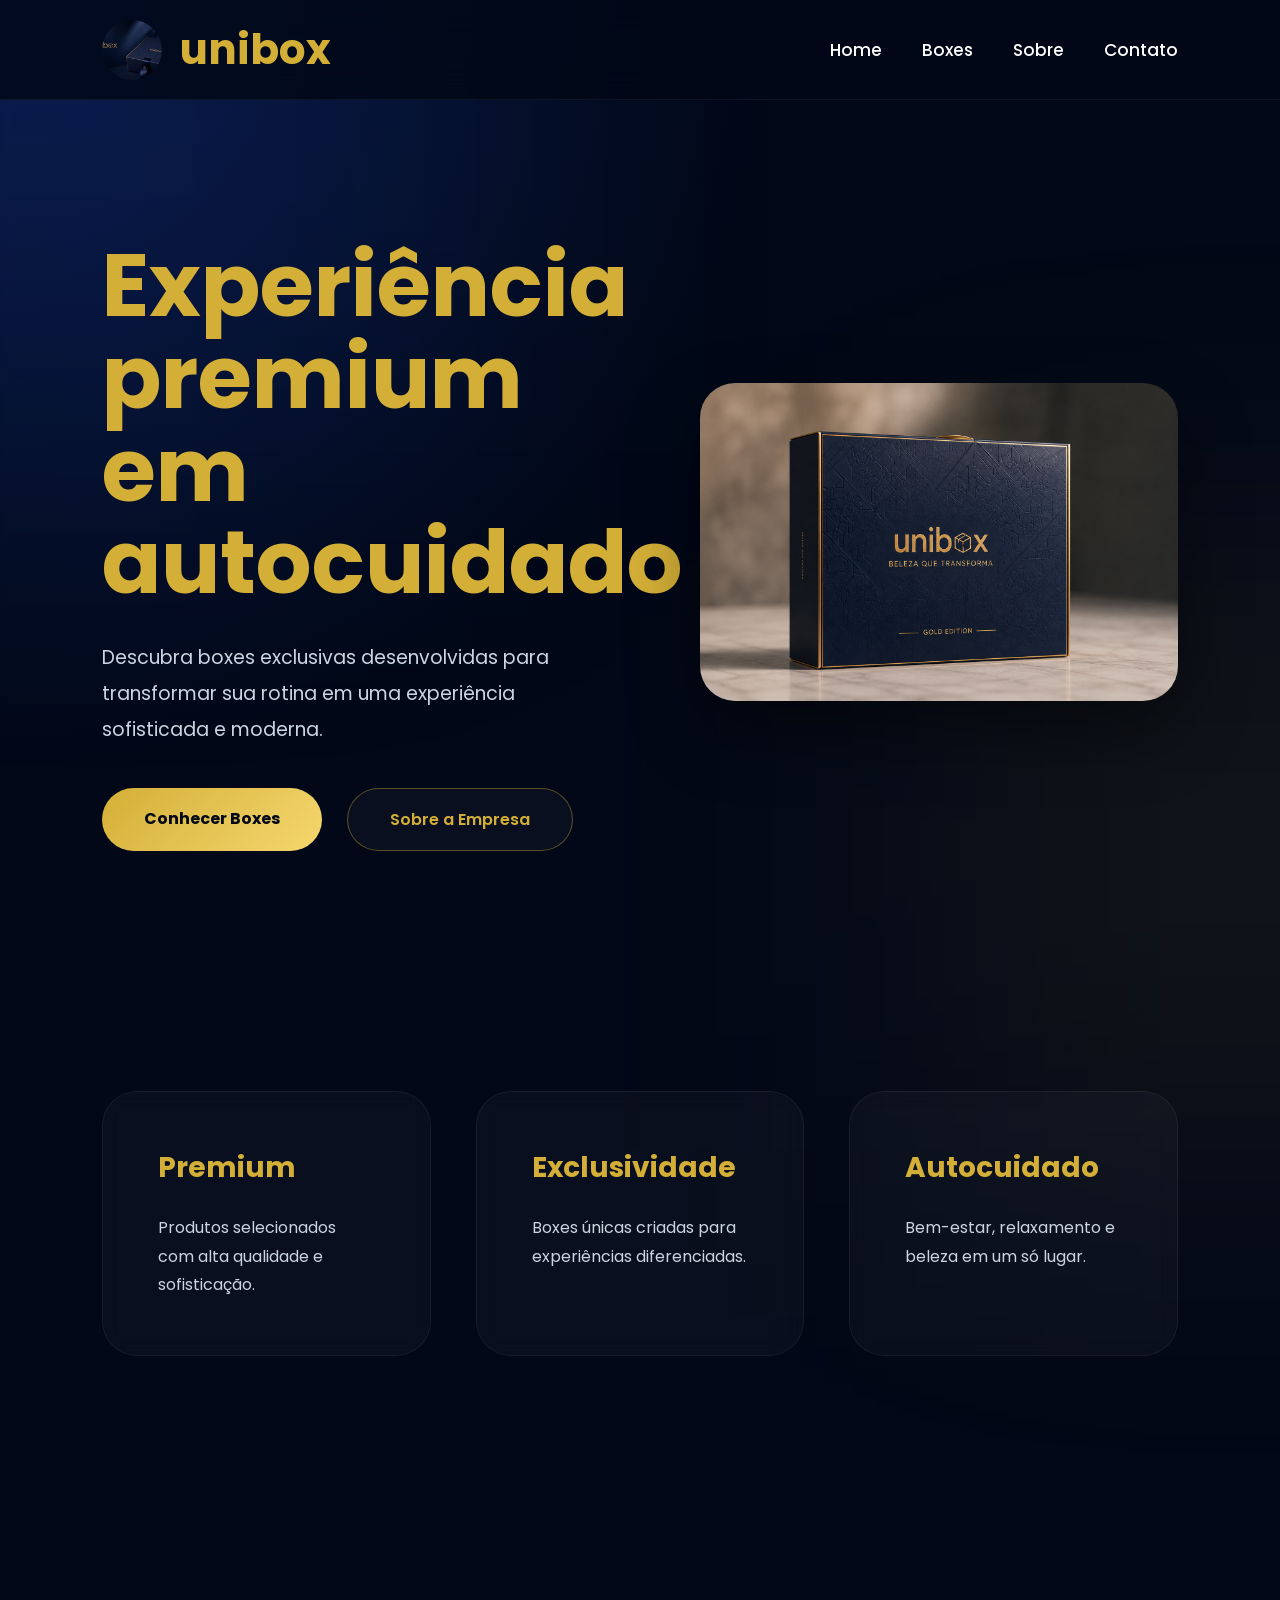
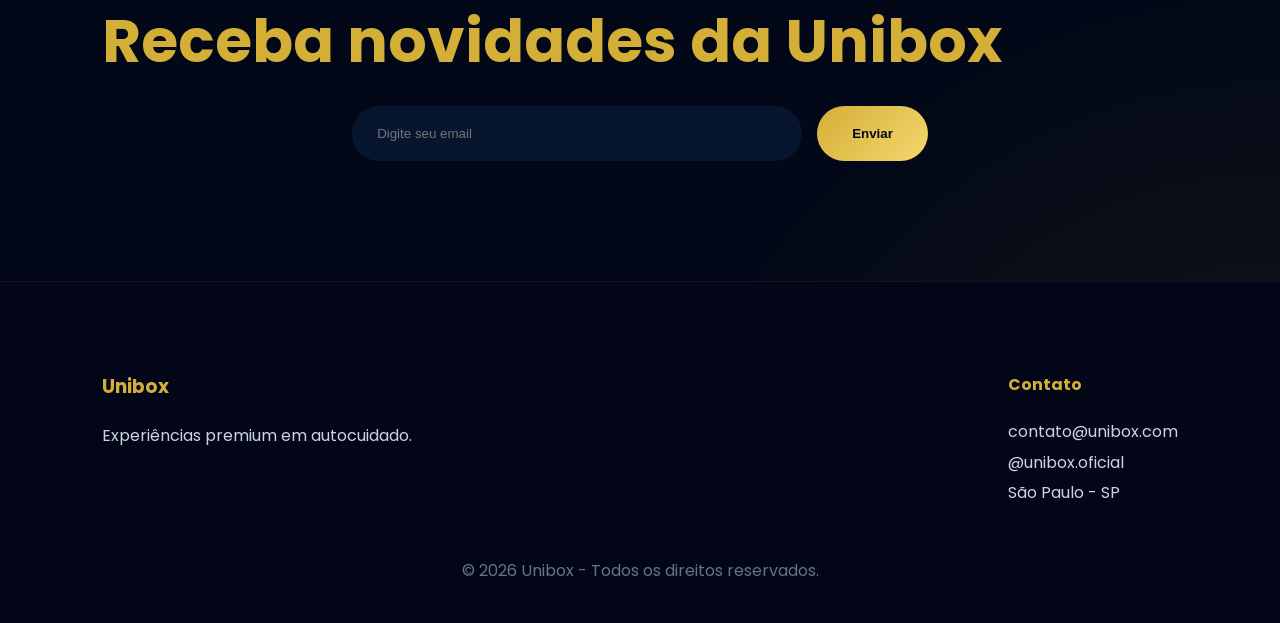
<file: index.html>
<!DOCTYPE html>
<html lang="pt-br">
<head>
    <meta charset="UTF-8">
    <meta name="viewport" content="width=device-width, initial-scale=1.0">

    <title>Unibox</title>

    <link rel="stylesheet" href="style.css">

    <link href="https://fonts.googleapis.com/css2?family=Poppins:wght@300;400;500;600;700;800&display=swap" rel="stylesheet">
</head>
<body>

<header>

    <div class="logo-area">
        <img src="imagens/logo.jpeg" class="logo-img">
        <div class="logo">unibox</div>
    </div>

    <nav>
        <a href="index.html">Home</a>
        <a href="boxes.html">Boxes</a>
        <a href="sobre.html">Sobre</a>
        <a href="contato.html">Contato</a>
    </nav>

</header>

<section class="hero">

    <div class="hero-text">

        <h1>Experiência premium em autocuidado</h1>

        <p>
            Descubra boxes exclusivas desenvolvidas para transformar sua rotina
            em uma experiência sofisticada e moderna.
        </p>

        <div class="hero-botoes">
            <a href="boxes.html" class="botao">Conhecer Boxes</a>
            <a href="sobre.html" class="botao-secundario">Sobre a Empresa</a>
        </div>

    </div>

    <div class="hero-image">
        <img src="imagens/box1.png">
    </div>

</section>

<section class="beneficios">

    <div class="beneficio-card">
        <h2>Premium</h2>
        <p>Produtos selecionados com alta qualidade e sofisticação.</p>
    </div>

    <div class="beneficio-card">
        <h2>Exclusividade</h2>
        <p>Boxes únicas criadas para experiências diferenciadas.</p>
    </div>

    <div class="beneficio-card">
        <h2>Autocuidado</h2>
        <p>Bem-estar, relaxamento e beleza em um só lugar.</p>
    </div>

</section>

<section class="newsletter">

    <h2>Receba novidades da Unibox</h2>

    <form class="newsletter-form">

        <input type="email" placeholder="Digite seu email">

        <button class="botao">
            Enviar
        </button>

    </form>

</section>

<footer>

    <div class="footer-content">

        <div>
            <h3>Unibox</h3>
            <p>Experiências premium em autocuidado.</p>
        </div>

        <div>
            <h4>Contato</h4>
            <p>contato@unibox.com</p>
            <p>@unibox.oficial</p>
            <p>São Paulo - SP</p>
        </div>

    </div>

    <div class="copyright">
        © 2026 Unibox - Todos os direitos reservados.
    </div>

</footer>

</body>
</html>
</file>
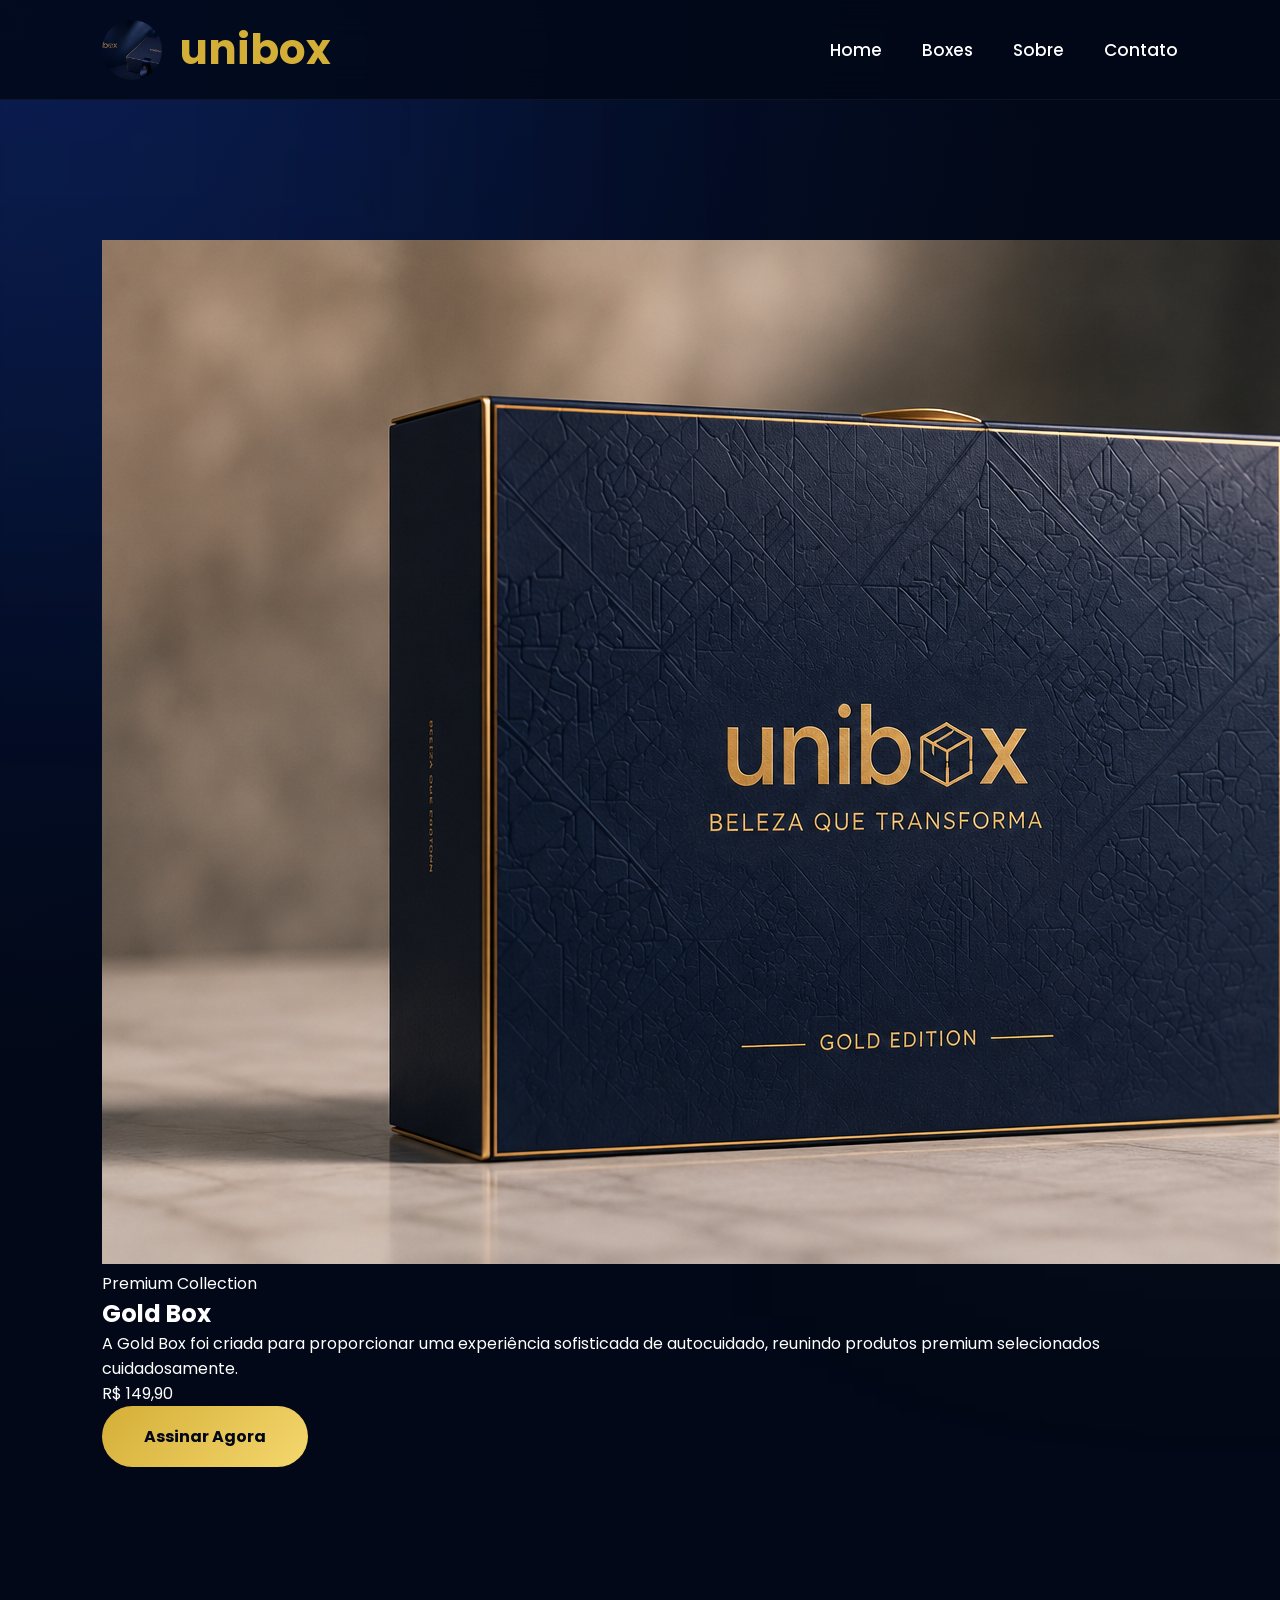
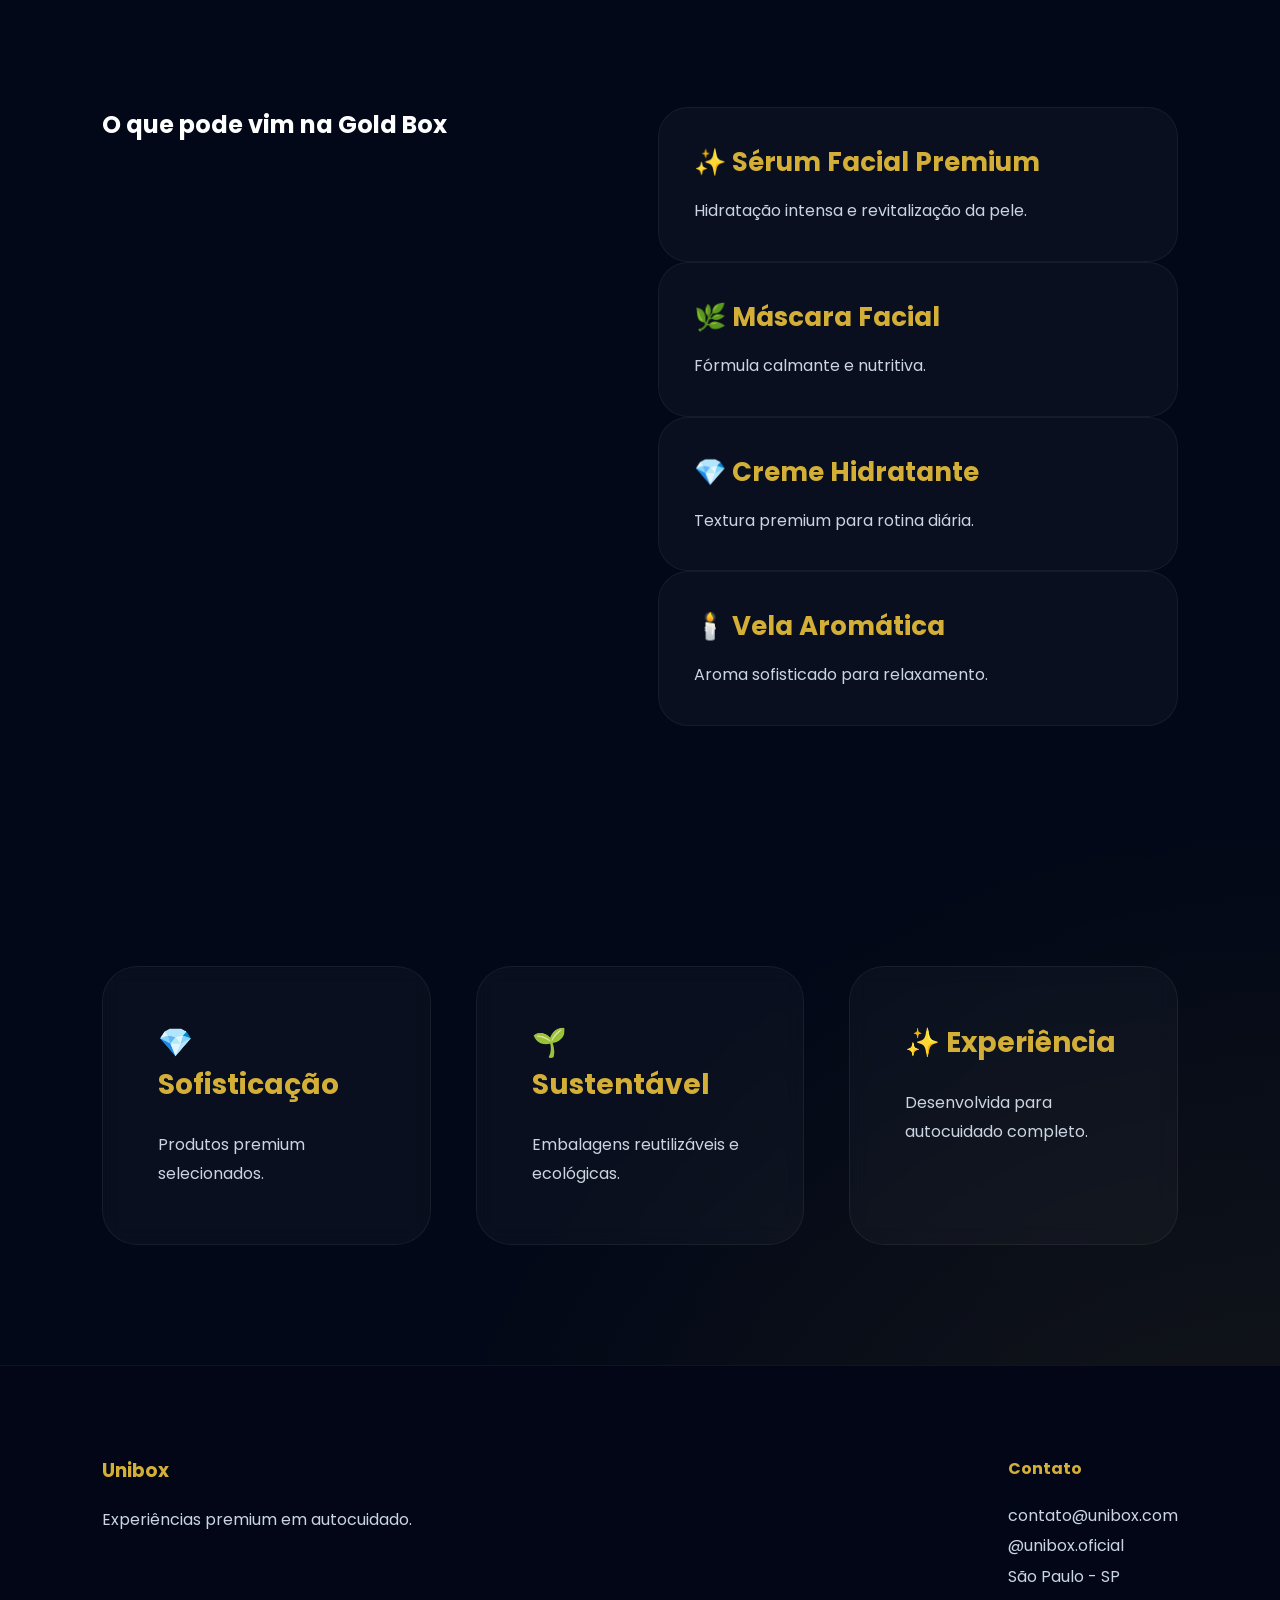
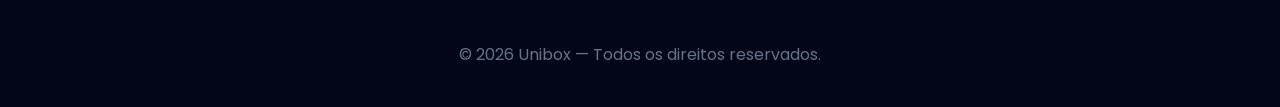
<file: box-gold.html>
<!DOCTYPE html>
<html lang="pt-br">
<head>
  <meta charset="UTF-8">
  <meta name="viewport" content="width=device-width, initial-scale=1.0">

  <title>Gold Box | Unibox</title>

  <link rel="stylesheet" href="style.css">

  <link rel="preconnect" href="https://fonts.googleapis.com">

  <link href="https://fonts.googleapis.com/css2?family=Poppins:wght@300;400;500;600;700&display=swap" rel="stylesheet">
</head>
<body>

  <!-- HEADER -->

  <header>

    <div class="logo-area">

      <img src="imagens/logo.jpeg" class="logo-img">

      <div class="logo">
        unibox
      </div>

    </div>

    <nav>

      <a href="index.html">Home</a>

      <a href="produtos.html">Boxes</a>

      <a href="sobre.html">Sobre</a>

      <a href="contato.html">Contato</a>

    </nav>

  </header>

  <!-- PRODUTO -->

  <section class="produto-detalhe">

    <div class="produto-detalhe-img">

      <img src="imagens/box1.png">

    </div>

    <div class="produto-detalhe-info">

      <span class="categoria">
        Premium Collection
      </span>

      <h1>
        Gold Box
      </h1>

      <p class="descricao">
        A Gold Box foi criada para proporcionar uma experiência sofisticada de autocuidado,
        reunindo produtos premium selecionados cuidadosamente.
      </p>

      <div class="preco">
        R$ 149,90
      </div>

      <a href="#" class="botao">
        Assinar Agora
      </a>

    </div>

  </section>

  <!-- ITENS -->

  <section class="itens-box">

    <h2>
      O que pode vim na Gold Box
    </h2>

    <div class="itens-grid">

      <div class="item-card reveal">

        <h3>✨ Sérum Facial Premium</h3>

        <p>
          Hidratação intensa e revitalização da pele.
        </p>

      </div>

      <div class="item-card reveal">

        <h3>🌿 Máscara Facial</h3>

        <p>
          Fórmula calmante e nutritiva.
        </p>

      </div>

      <div class="item-card reveal">

        <h3>💎 Creme Hidratante</h3>

        <p>
          Textura premium para rotina diária.
        </p>

      </div>

      <div class="item-card reveal">

        <h3>🕯️ Vela Aromática</h3>

        <p>
          Aroma sofisticado para relaxamento.
        </p>

      </div>

    </div>

  </section>

  <!-- BENEFÍCIOS -->

  <section class="beneficios">

    <div class="beneficio-card reveal">

      <h2>💎 Sofisticação</h2>

      <p>
        Produtos premium selecionados.
      </p>

    </div>

    <div class="beneficio-card reveal">

      <h2>🌱 Sustentável</h2>

      <p>
        Embalagens reutilizáveis e ecológicas.
      </p>

    </div>

    <div class="beneficio-card reveal">

      <h2>✨ Experiência</h2>

      <p>
        Desenvolvida para autocuidado completo.
      </p>

    </div>

  </section>

  <!-- FOOTER -->

  <footer>

    <div class="footer-content">

      <div>

        <h3>Unibox</h3>

        <p>
          Experiências premium em autocuidado.
        </p>

      </div>

      <div>

        <h4>Contato</h4>

        <p>contato@unibox.com</p>

        <p>@unibox.oficial</p>

        <p>São Paulo - SP</p>

      </div>

    </div>

    <p class="copyright">
      © 2026 Unibox — Todos os direitos reservados.
    </p>

  </footer>

  <script src="script.js"></script>

</body>
</html>
</file>
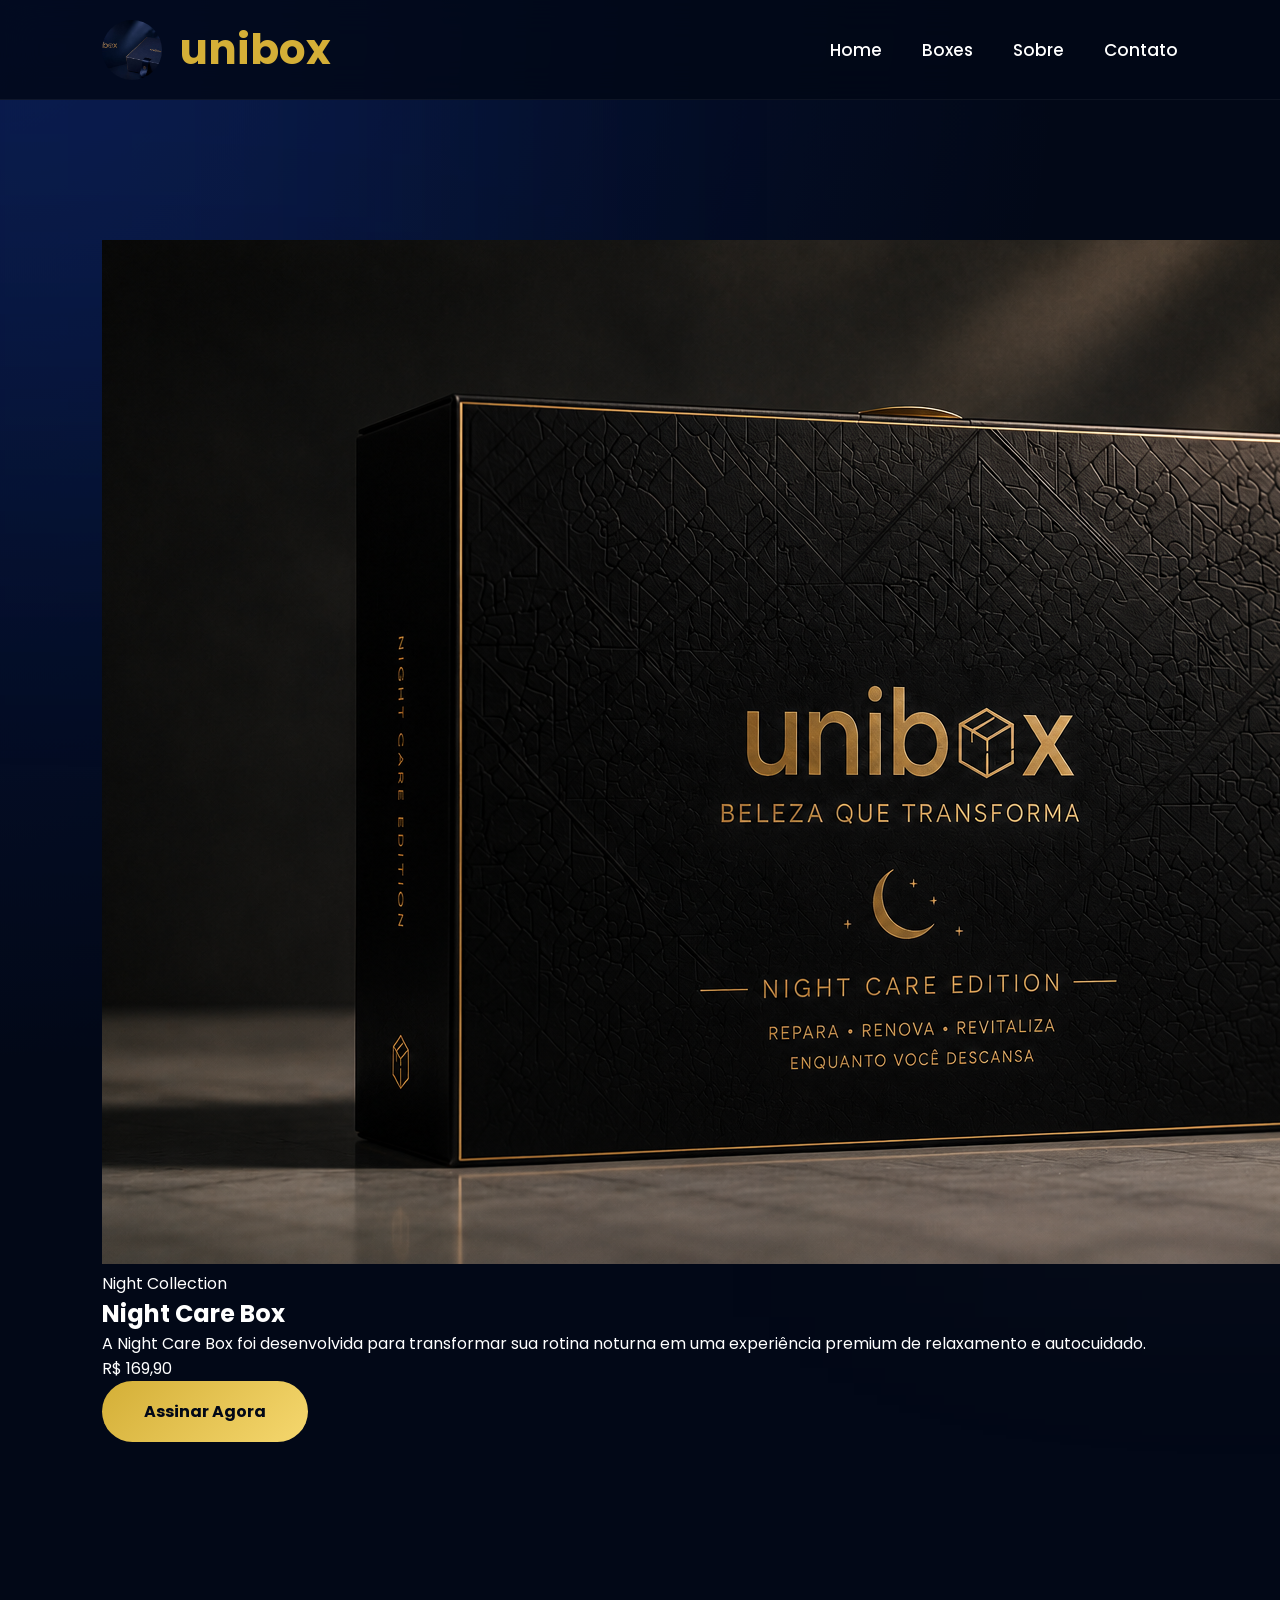
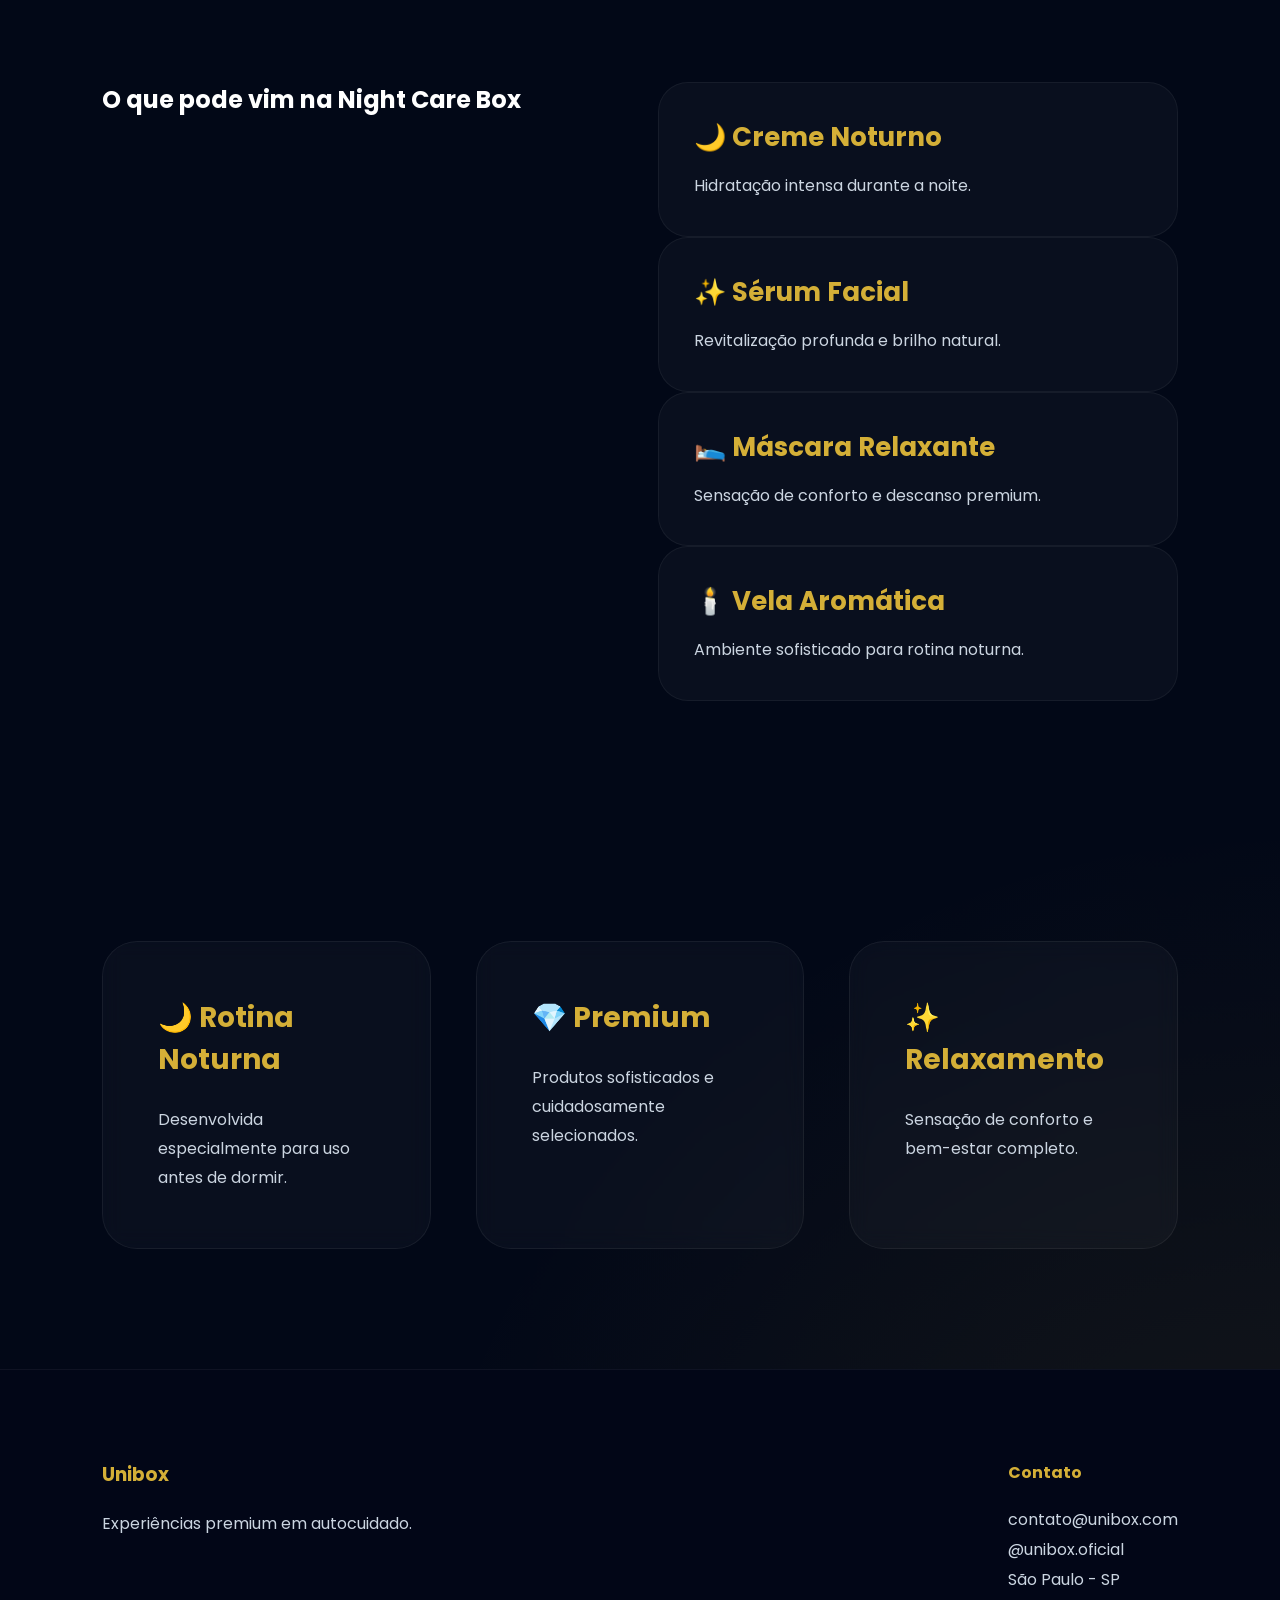
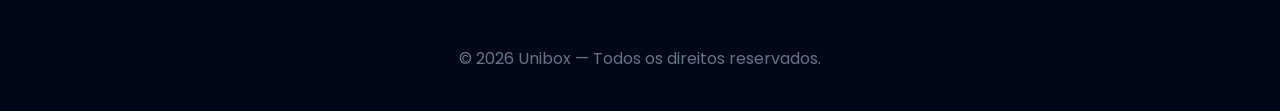
<file: box-night.html>
<!DOCTYPE html>
<html lang="pt-br">
<head>
  <meta charset="UTF-8">
  <meta name="viewport" content="width=device-width, initial-scale=1.0">

  <title>Night Care Box | Unibox</title>

  <link rel="stylesheet" href="style.css">

  <link rel="preconnect" href="https://fonts.googleapis.com">

  <link href="https://fonts.googleapis.com/css2?family=Poppins:wght@300;400;500;600;700&display=swap" rel="stylesheet">
</head>
<body>

  <!-- HEADER -->

  <header>

    <div class="logo-area">

      <img src="imagens/logo.jpeg" class="logo-img">

      <div class="logo">
        unibox
      </div>

    </div>

    <nav>

      <a href="index.html">Home</a>

      <a href="produtos.html">Boxes</a>

      <a href="sobre.html">Sobre</a>

      <a href="contato.html">Contato</a>

    </nav>

  </header>

  <!-- PRODUTO -->

  <section class="produto-detalhe">

    <div class="produto-detalhe-img">

      <img src="imagens/box3.png">

    </div>

    <div class="produto-detalhe-info">

      <span class="categoria">
        Night Collection
      </span>

      <h1>
        Night Care Box
      </h1>

      <p class="descricao">
        A Night Care Box foi desenvolvida para transformar sua rotina noturna
        em uma experiência premium de relaxamento e autocuidado.
      </p>

      <div class="preco">
        R$ 169,90
      </div>

      <a href="#" class="botao">
        Assinar Agora
      </a>

    </div>

  </section>

  <!-- ITENS -->

  <section class="itens-box">

    <h2>
      O que pode vim na Night Care Box
    </h2>

    <div class="itens-grid">

      <div class="item-card reveal">

        <h3>🌙 Creme Noturno</h3>

        <p>
          Hidratação intensa durante a noite.
        </p>

      </div>

      <div class="item-card reveal">

        <h3>✨ Sérum Facial</h3>

        <p>
          Revitalização profunda e brilho natural.
        </p>

      </div>

      <div class="item-card reveal">

        <h3>🛌 Máscara Relaxante</h3>

        <p>
          Sensação de conforto e descanso premium.
        </p>

      </div>

      <div class="item-card reveal">

        <h3>🕯️ Vela Aromática</h3>

        <p>
          Ambiente sofisticado para rotina noturna.
        </p>

      </div>

    </div>

  </section>

  <!-- BENEFÍCIOS -->

  <section class="beneficios">

    <div class="beneficio-card reveal">

      <h2>🌙 Rotina Noturna</h2>

      <p>
        Desenvolvida especialmente para uso antes de dormir.
      </p>

    </div>

    <div class="beneficio-card reveal">

      <h2>💎 Premium</h2>

      <p>
        Produtos sofisticados e cuidadosamente selecionados.
      </p>

    </div>

    <div class="beneficio-card reveal">

      <h2>✨ Relaxamento</h2>

      <p>
        Sensação de conforto e bem-estar completo.
      </p>

    </div>

  </section>

  <!-- FOOTER -->

  <footer>

    <div class="footer-content">

      <div>

        <h3>Unibox</h3>

        <p>
          Experiências premium em autocuidado.
        </p>

      </div>

      <div>

        <h4>Contato</h4>

        <p>contato@unibox.com</p>

        <p>@unibox.oficial</p>

        <p>São Paulo - SP</p>

      </div>

    </div>

    <p class="copyright">
      © 2026 Unibox — Todos os direitos reservados.
    </p>

  </footer>

  <script src="script.js"></script>

</body>
</html>
</file>
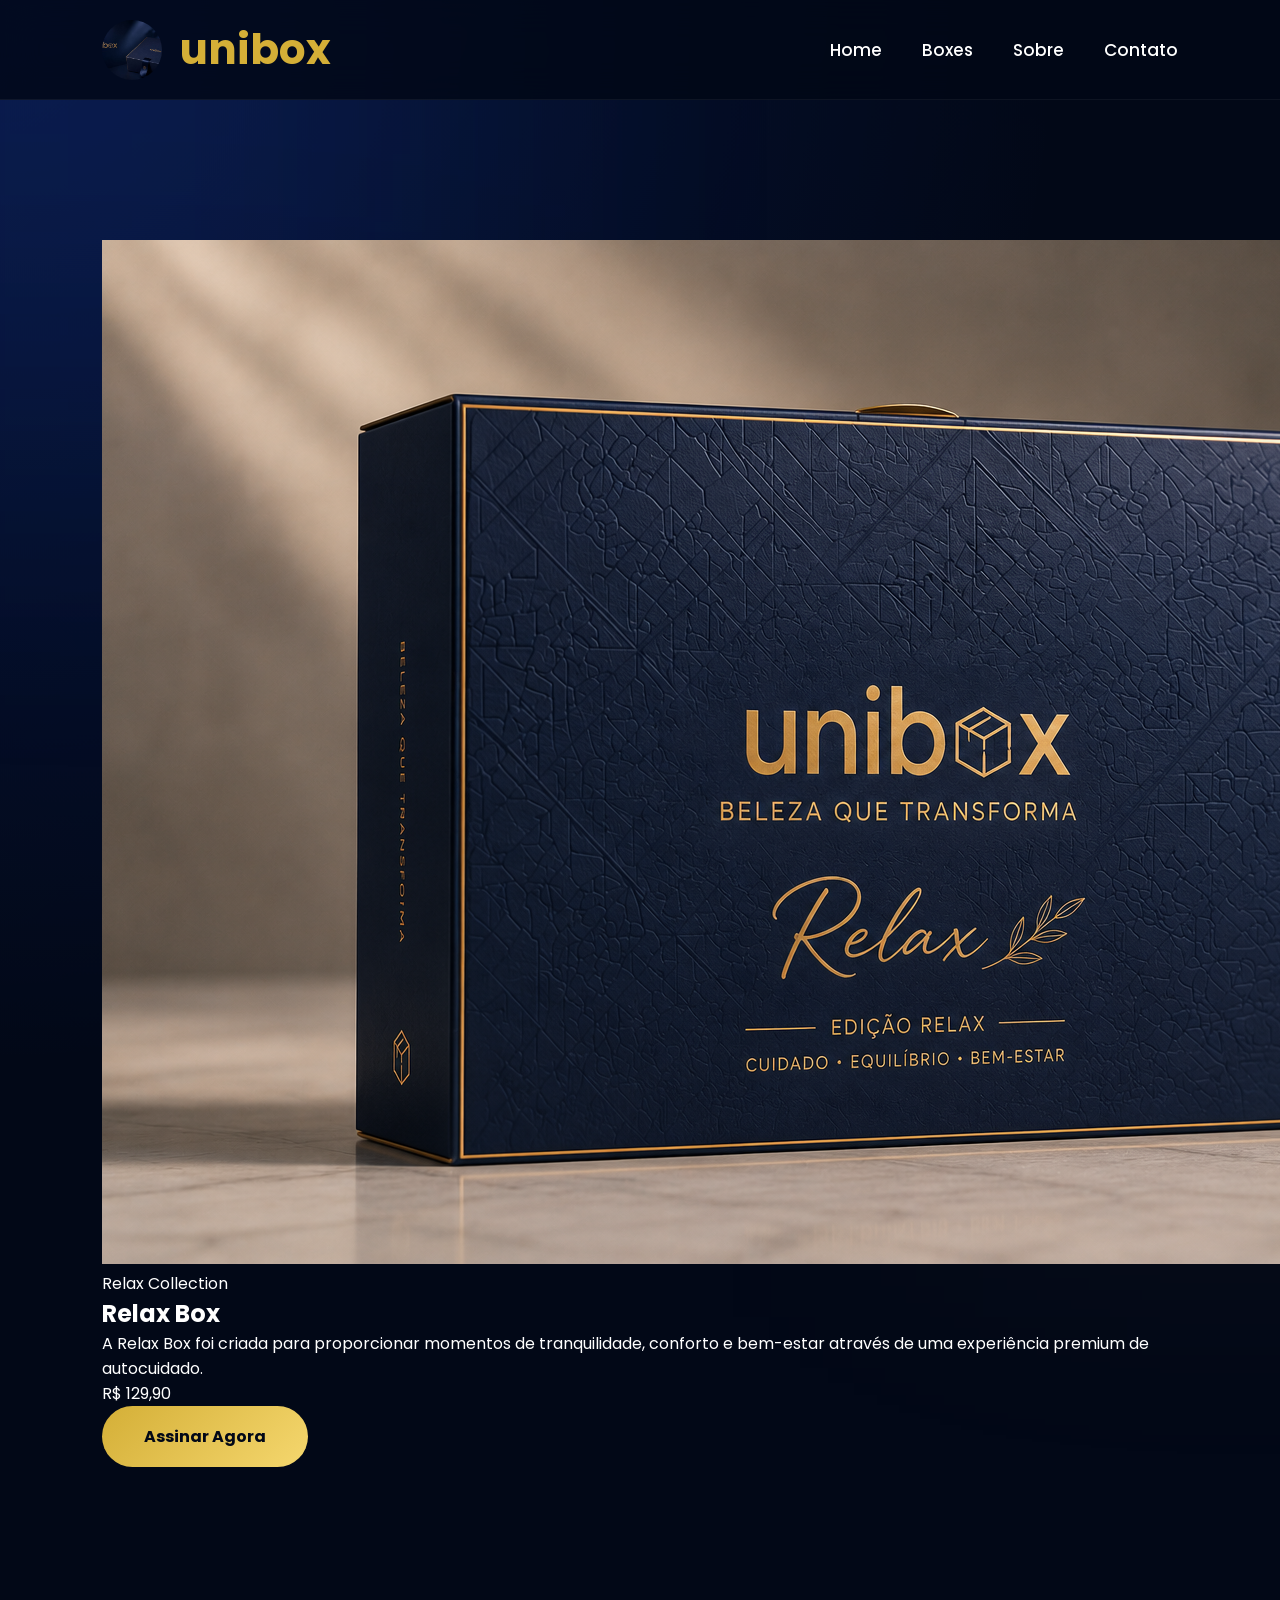
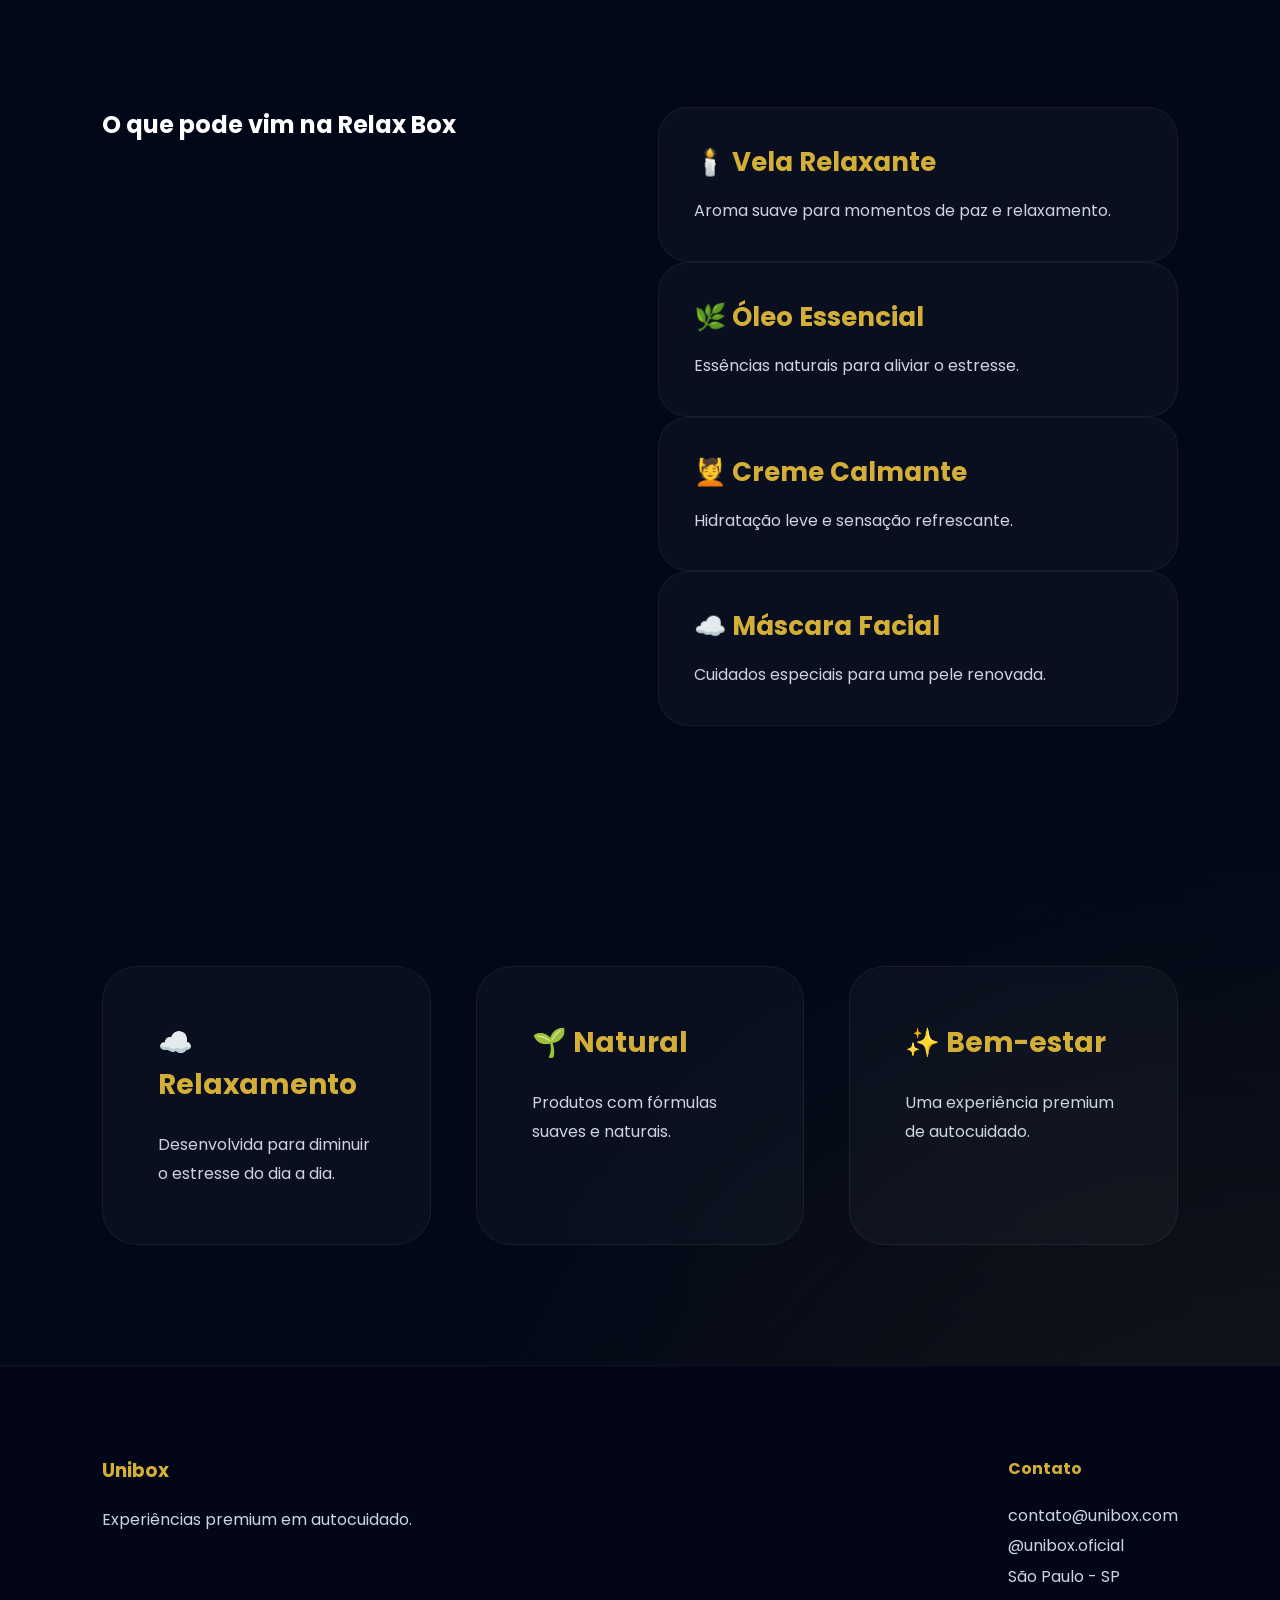
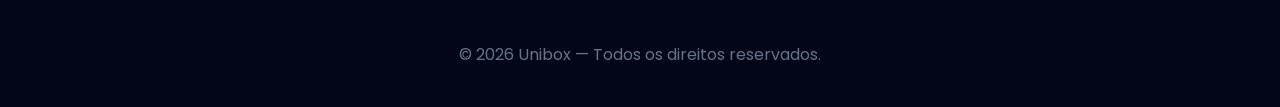
<file: box-relax.html>
<!DOCTYPE html>
<html lang="pt-br">
<head>
  <meta charset="UTF-8">
  <meta name="viewport" content="width=device-width, initial-scale=1.0">

  <title>Relax Box | Unibox</title>

  <link rel="stylesheet" href="style.css">

  <link rel="preconnect" href="https://fonts.googleapis.com">

  <link href="https://fonts.googleapis.com/css2?family=Poppins:wght@300;400;500;600;700&display=swap" rel="stylesheet">
</head>
<body>

  <!-- HEADER -->

  <header>

    <div class="logo-area">

      <img src="imagens/logo.jpeg" class="logo-img">

      <div class="logo">
        unibox
      </div>

    </div>

    <nav>

      <a href="index.html">Home</a>

      <a href="produtos.html">Boxes</a>

      <a href="sobre.html">Sobre</a>

      <a href="contato.html">Contato</a>

    </nav>

  </header>

  <!-- PRODUTO -->

  <section class="produto-detalhe">

    <div class="produto-detalhe-img">

      <img src="imagens/box2.png">

    </div>

    <div class="produto-detalhe-info">

      <span class="categoria">
        Relax Collection
      </span>

      <h1>
        Relax Box
      </h1>

      <p class="descricao">
        A Relax Box foi criada para proporcionar momentos de tranquilidade,
        conforto e bem-estar através de uma experiência premium de autocuidado.
      </p>

      <div class="preco">
        R$ 129,90
      </div>

      <a href="#" class="botao">
        Assinar Agora
      </a>

    </div>

  </section>

  <!-- ITENS -->

  <section class="itens-box">

    <h2>
      O que pode vim na Relax Box
    </h2>

    <div class="itens-grid">

      <div class="item-card reveal">

        <h3>🕯️ Vela Relaxante</h3>

        <p>
          Aroma suave para momentos de paz e relaxamento.
        </p>

      </div>

      <div class="item-card reveal">

        <h3>🌿 Óleo Essencial</h3>

        <p>
          Essências naturais para aliviar o estresse.
        </p>

      </div>

      <div class="item-card reveal">

        <h3>💆 Creme Calmante</h3>

        <p>
          Hidratação leve e sensação refrescante.
        </p>

      </div>

      <div class="item-card reveal">

        <h3>☁️ Máscara Facial</h3>

        <p>
          Cuidados especiais para uma pele renovada.
        </p>

      </div>

    </div>

  </section>

  <!-- BENEFÍCIOS -->

  <section class="beneficios">

    <div class="beneficio-card reveal">

      <h2>☁️ Relaxamento</h2>

      <p>
        Desenvolvida para diminuir o estresse do dia a dia.
      </p>

    </div>

    <div class="beneficio-card reveal">

      <h2>🌱 Natural</h2>

      <p>
        Produtos com fórmulas suaves e naturais.
      </p>

    </div>

    <div class="beneficio-card reveal">

      <h2>✨ Bem-estar</h2>

      <p>
        Uma experiência premium de autocuidado.
      </p>

    </div>

  </section>

  <!-- FOOTER -->

  <footer>

    <div class="footer-content">

      <div>

        <h3>Unibox</h3>

        <p>
          Experiências premium em autocuidado.
        </p>

      </div>

      <div>

        <h4>Contato</h4>

        <p>contato@unibox.com</p>

        <p>@unibox.oficial</p>

        <p>São Paulo - SP</p>

      </div>

    </div>

    <p class="copyright">
      © 2026 Unibox — Todos os direitos reservados.
    </p>

  </footer>

  <script src="script.js"></script>

</body>
</html>
</file>
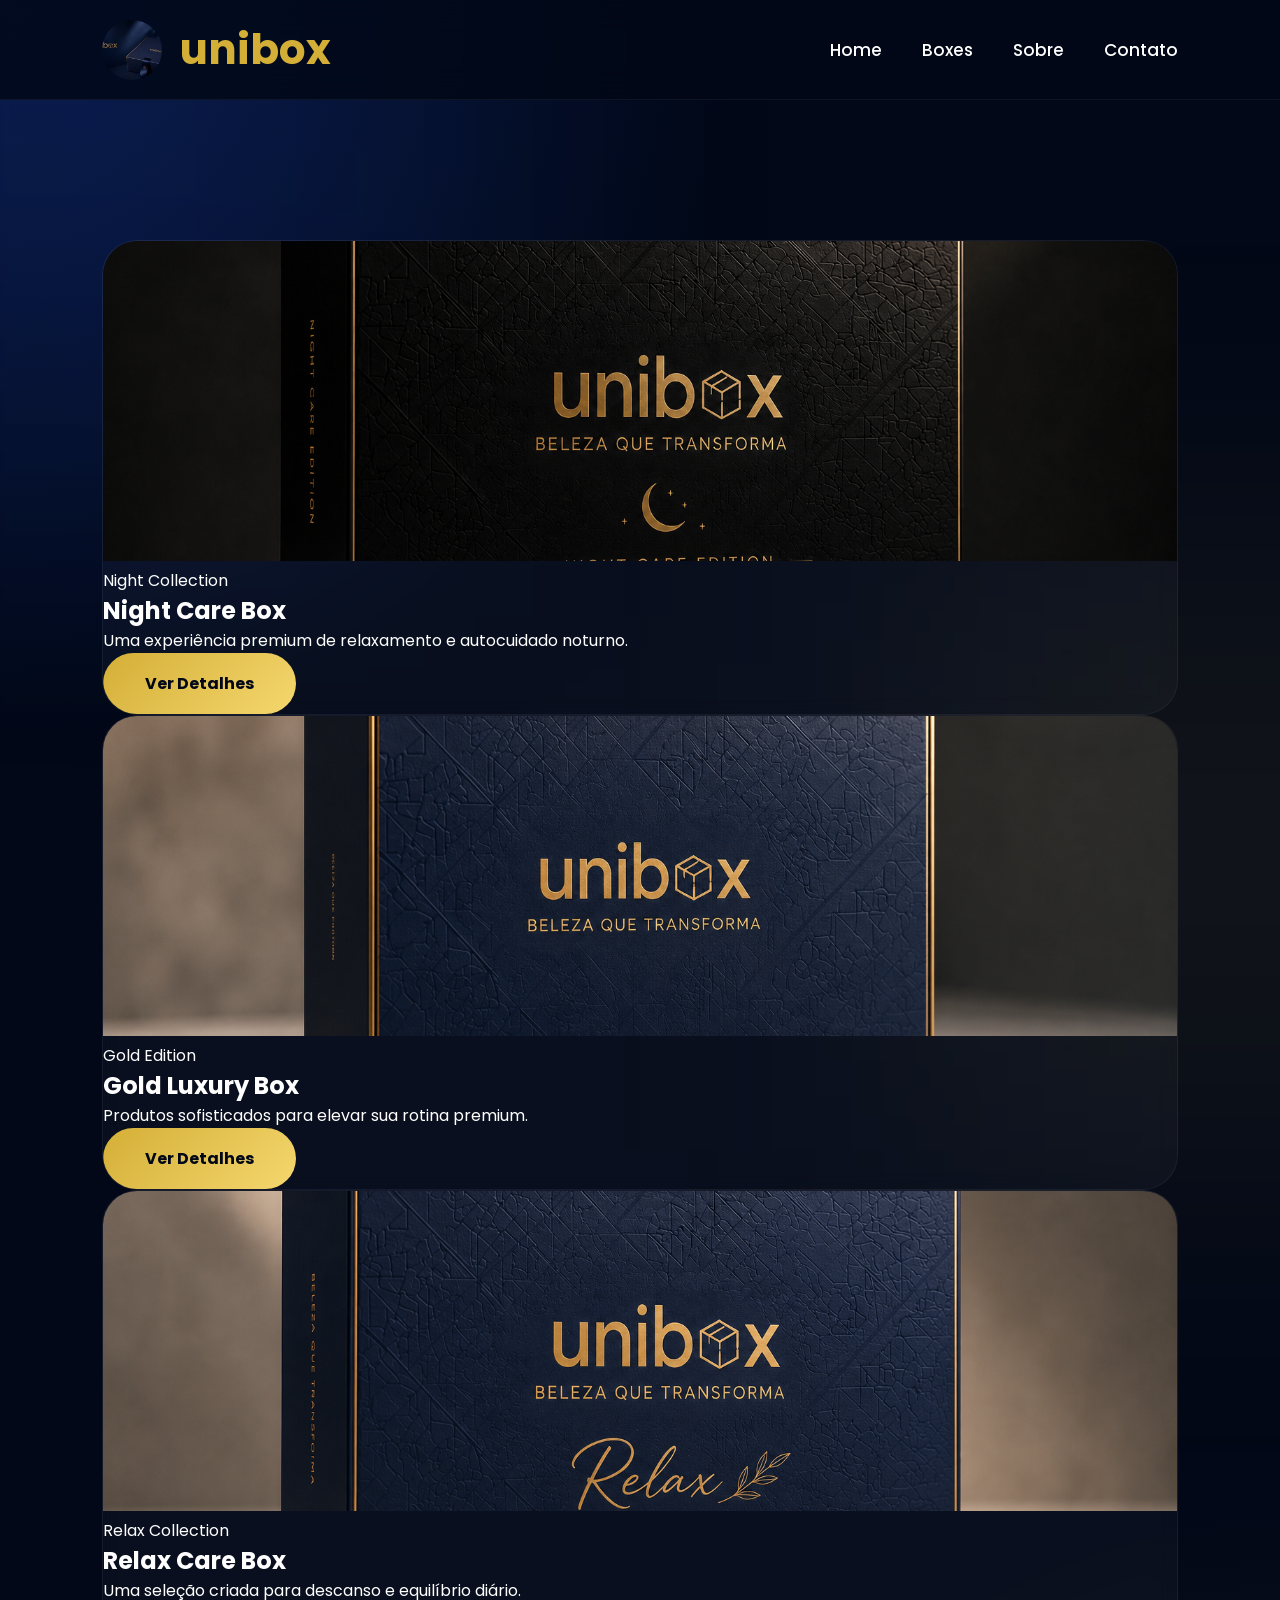
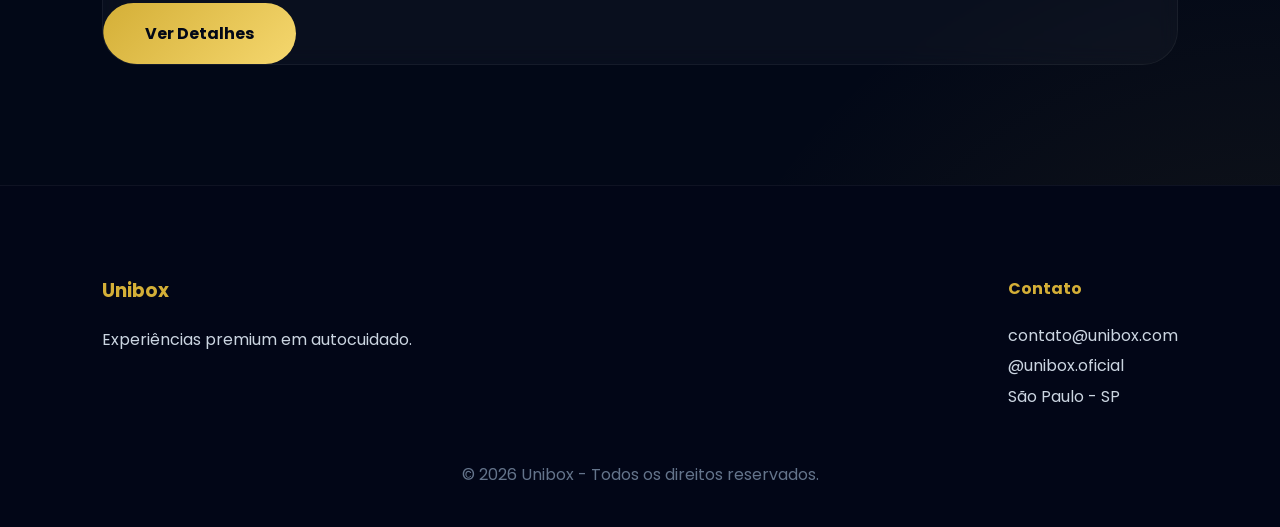
<file: boxes.html>
<!DOCTYPE html>
<html lang="pt-br">
<head>
    <meta charset="UTF-8">
    <meta name="viewport" content="width=device-width, initial-scale=1.0">

    <title>Boxes | Unibox</title>

    <link rel="stylesheet" href="style.css">

    <link href="https://fonts.googleapis.com/css2?family=Poppins:wght@300;400;500;600;700;800&display=swap" rel="stylesheet">
</head>
<body>

<header>

    <div class="logo-area">
        <img src="imagens/logo.jpeg" class="logo-img">
        <div class="logo">unibox</div>
    </div>

    <nav>
        <a href="index.html">Home</a>
        <a href="boxes.html">Boxes</a>
        <a href="sobre.html">Sobre</a>
        <a href="contato.html">Contato</a>
    </nav>

</header>

<section class="boxes-page">

    <div class="box-card">

        <img src="imagens/box3.png">

        <div class="box-content">

            <span>Night Collection</span>

            <h2>Night Care Box</h2>

            <p>
                Uma experiência premium de relaxamento e autocuidado noturno.
            </p>

            <a href="box-night.html" class="botao">
                Ver Detalhes
            </a>

        </div>

    </div>

    <div class="box-card">

        <img src="imagens/box1.png">

        <div class="box-content">

            <span>Gold Edition</span>

            <h2>Gold Luxury Box</h2>

            <p>
                Produtos sofisticados para elevar sua rotina premium.
            </p>

            <a href="box-gold.html" class="botao">
                Ver Detalhes
            </a>

        </div>

    </div>

    <div class="box-card">

        <img src="imagens/box2.png">

        <div class="box-content">

            <span>Relax Collection</span>

            <h2>Relax Care Box</h2>

            <p>
                Uma seleção criada para descanso e equilíbrio diário.
            </p>

            <a href="box-relax.html" class="botao">
                Ver Detalhes
            </a>

        </div>

    </div>

</section>

<footer>

    <div class="footer-content">

        <div>
            <h3>Unibox</h3>
            <p>Experiências premium em autocuidado.</p>
        </div>

        <div>
            <h4>Contato</h4>
            <p>contato@unibox.com</p>
            <p>@unibox.oficial</p>
            <p>São Paulo - SP</p>
        </div>

    </div>

    <div class="copyright">
        © 2026 Unibox - Todos os direitos reservados.
    </div>

</footer>

</body>
</html>
</file>
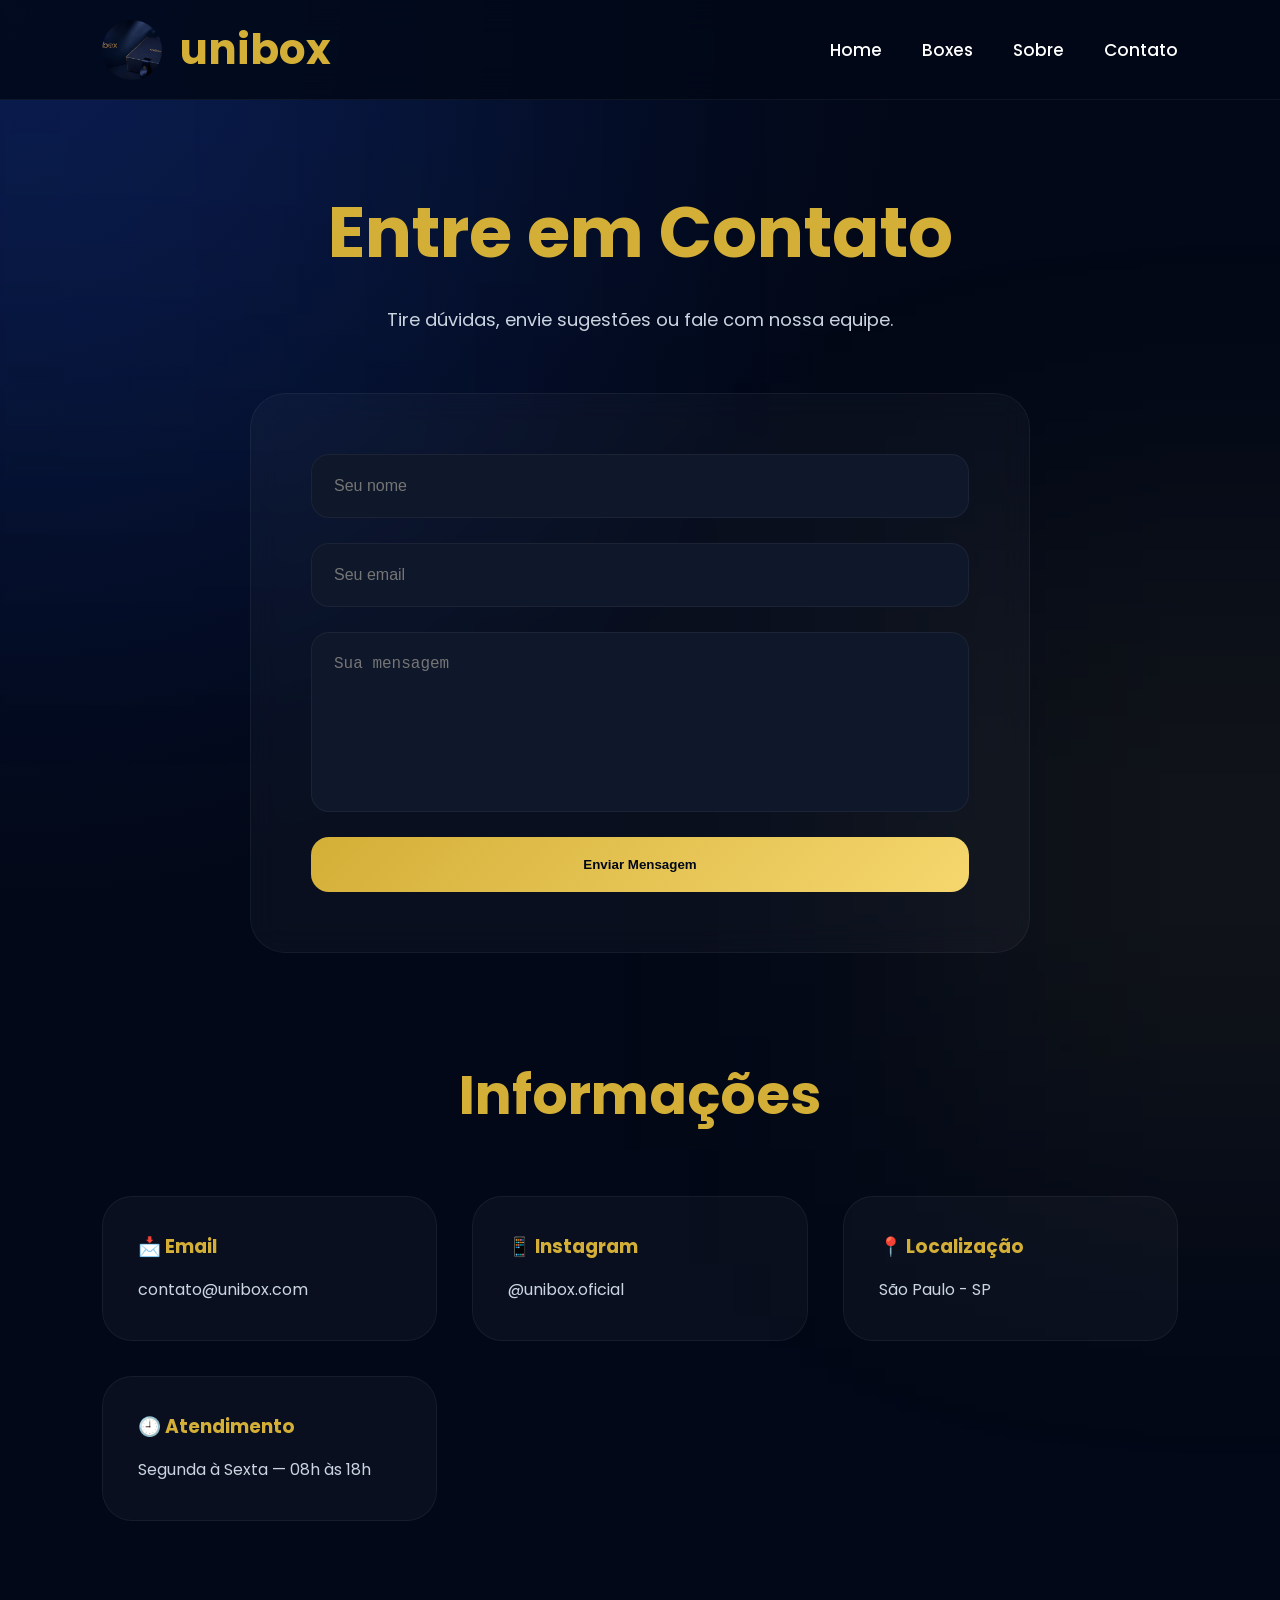
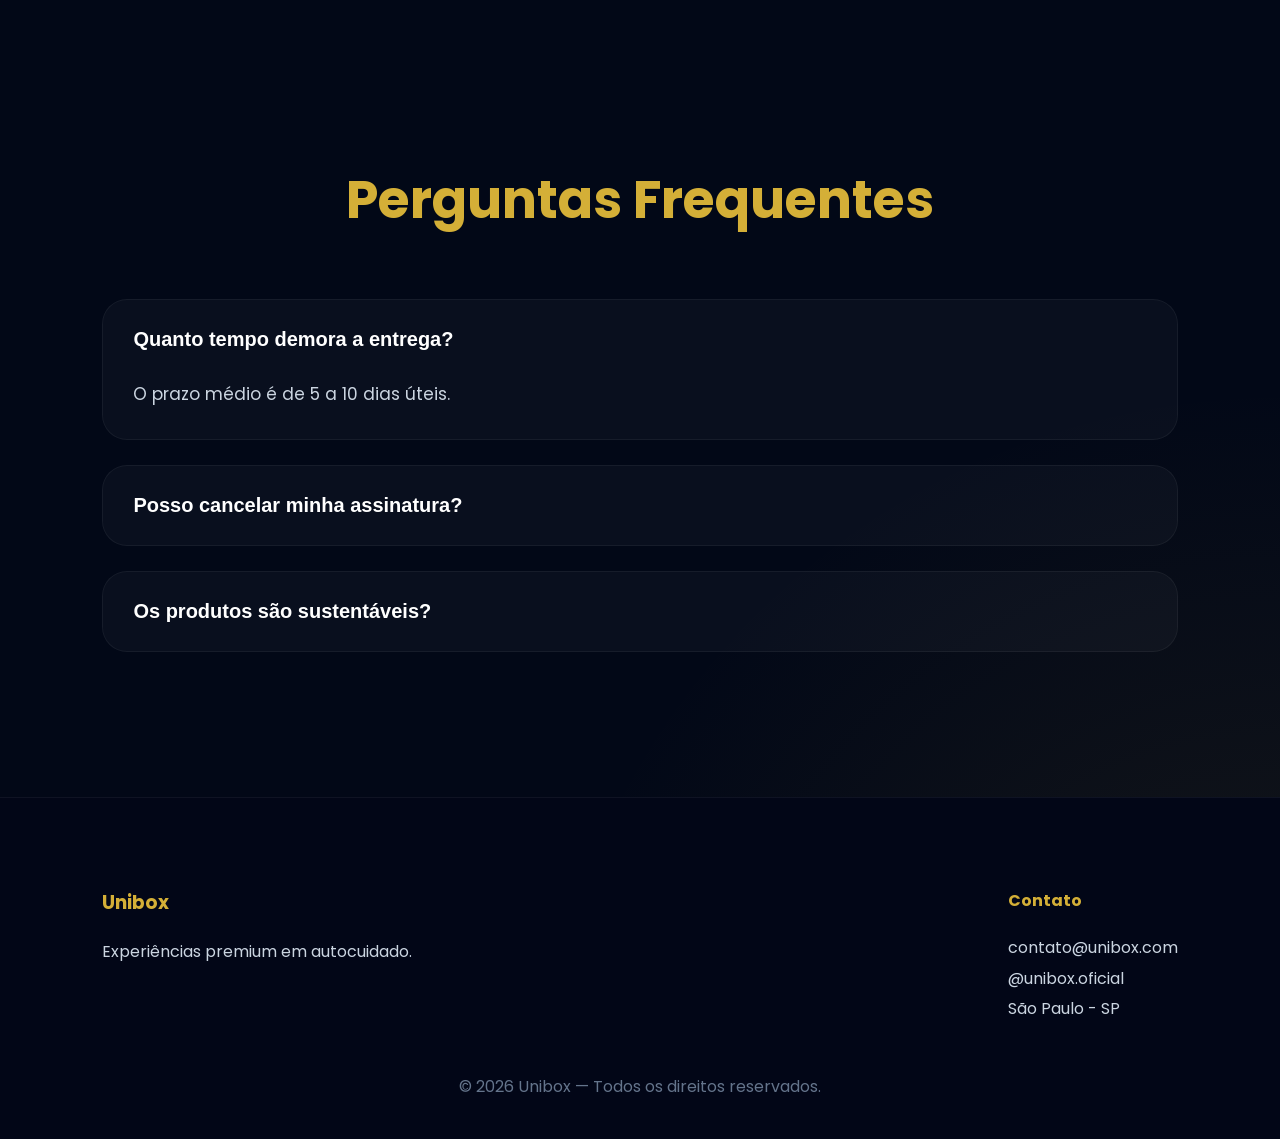
<file: contato.html>
<!DOCTYPE html>
<html lang="pt-br">
<head>
    <meta charset="UTF-8">
    <meta name="viewport" content="width=device-width, initial-scale=1.0">
    <title>Contato | Unibox</title>

    <link rel="stylesheet" href="style.css">

    <link href="https://fonts.googleapis.com/css2?family=Poppins:wght@300;400;500;600;700&display=swap" rel="stylesheet">
</head>
<body>

<header>

    <div class="logo-area">
        <img src="imagens/logo.jpeg" class="logo-img">
        <div class="logo">unibox</div>
    </div>

    <nav>
        <a href="index.html">Home</a>
        <a href="boxes.html">Boxes</a>
        <a href="sobre.html">Sobre</a>
        <a href="contato.html">Contato</a>
    </nav>

</header>

<section class="page-top">

    <h1>Entre em Contato</h1>

    <p>
        Tire dúvidas, envie sugestões ou fale com nossa equipe.
    </p>

</section>

<section class="contact-container">

    <div class="contact-form">

        <input type="text" placeholder="Seu nome">

        <input type="email" placeholder="Seu email">

        <textarea placeholder="Sua mensagem"></textarea>

        <button>
            Enviar Mensagem
        </button>

    </div>

</section>

<section class="info-section">

    <h2>Informações</h2>

    <div class="info-grid">

        <div class="info-card">
            <h3>📩 Email</h3>
            <p>contato@unibox.com</p>
        </div>

        <div class="info-card">
            <h3>📱 Instagram</h3>
            <p>@unibox.oficial</p>
        </div>

        <div class="info-card">
            <h3>📍 Localização</h3>
            <p>São Paulo - SP</p>
        </div>

        <div class="info-card">
            <h3>🕘 Atendimento</h3>
            <p>Segunda à Sexta — 08h às 18h</p>
        </div>

    </div>

</section>

<section class="faq">

    <h2>Perguntas Frequentes</h2>

    <div class="faq-item active">

        <button class="faq-question">
            Quanto tempo demora a entrega?
        </button>

        <div class="faq-answer">
            <p>
                O prazo médio é de 5 a 10 dias úteis.
            </p>
        </div>

    </div>

    <div class="faq-item">

        <button class="faq-question">
            Posso cancelar minha assinatura?
        </button>

        <div class="faq-answer">
            <p>
                Sim. Você pode cancelar quando desejar.
            </p>
        </div>

    </div>

    <div class="faq-item">

        <button class="faq-question">
            Os produtos são sustentáveis?
        </button>

        <div class="faq-answer">
            <p>
                Sim. Trabalhamos com fornecedores conscientes e cruelty free.
            </p>
        </div>

    </div>

</section>

<footer>

    <div class="footer-content">

        <div>
            <h3>Unibox</h3>

            <p>
                Experiências premium em autocuidado.
            </p>
        </div>

        <div>
            <h4>Contato</h4>

            <p>contato@unibox.com</p>
            <p>@unibox.oficial</p>
            <p>São Paulo - SP</p>
        </div>

    </div>

    <div class="copyright">
        © 2026 Unibox — Todos os direitos reservados.
    </div>

</footer>

<script>

const faqItems = document.querySelectorAll(".faq-item");

faqItems.forEach(item => {

    const question = item.querySelector(".faq-question");

    question.addEventListener("click", () => {

        item.classList.toggle("active");

    });

});

</script>

</body>
</html>
</file>
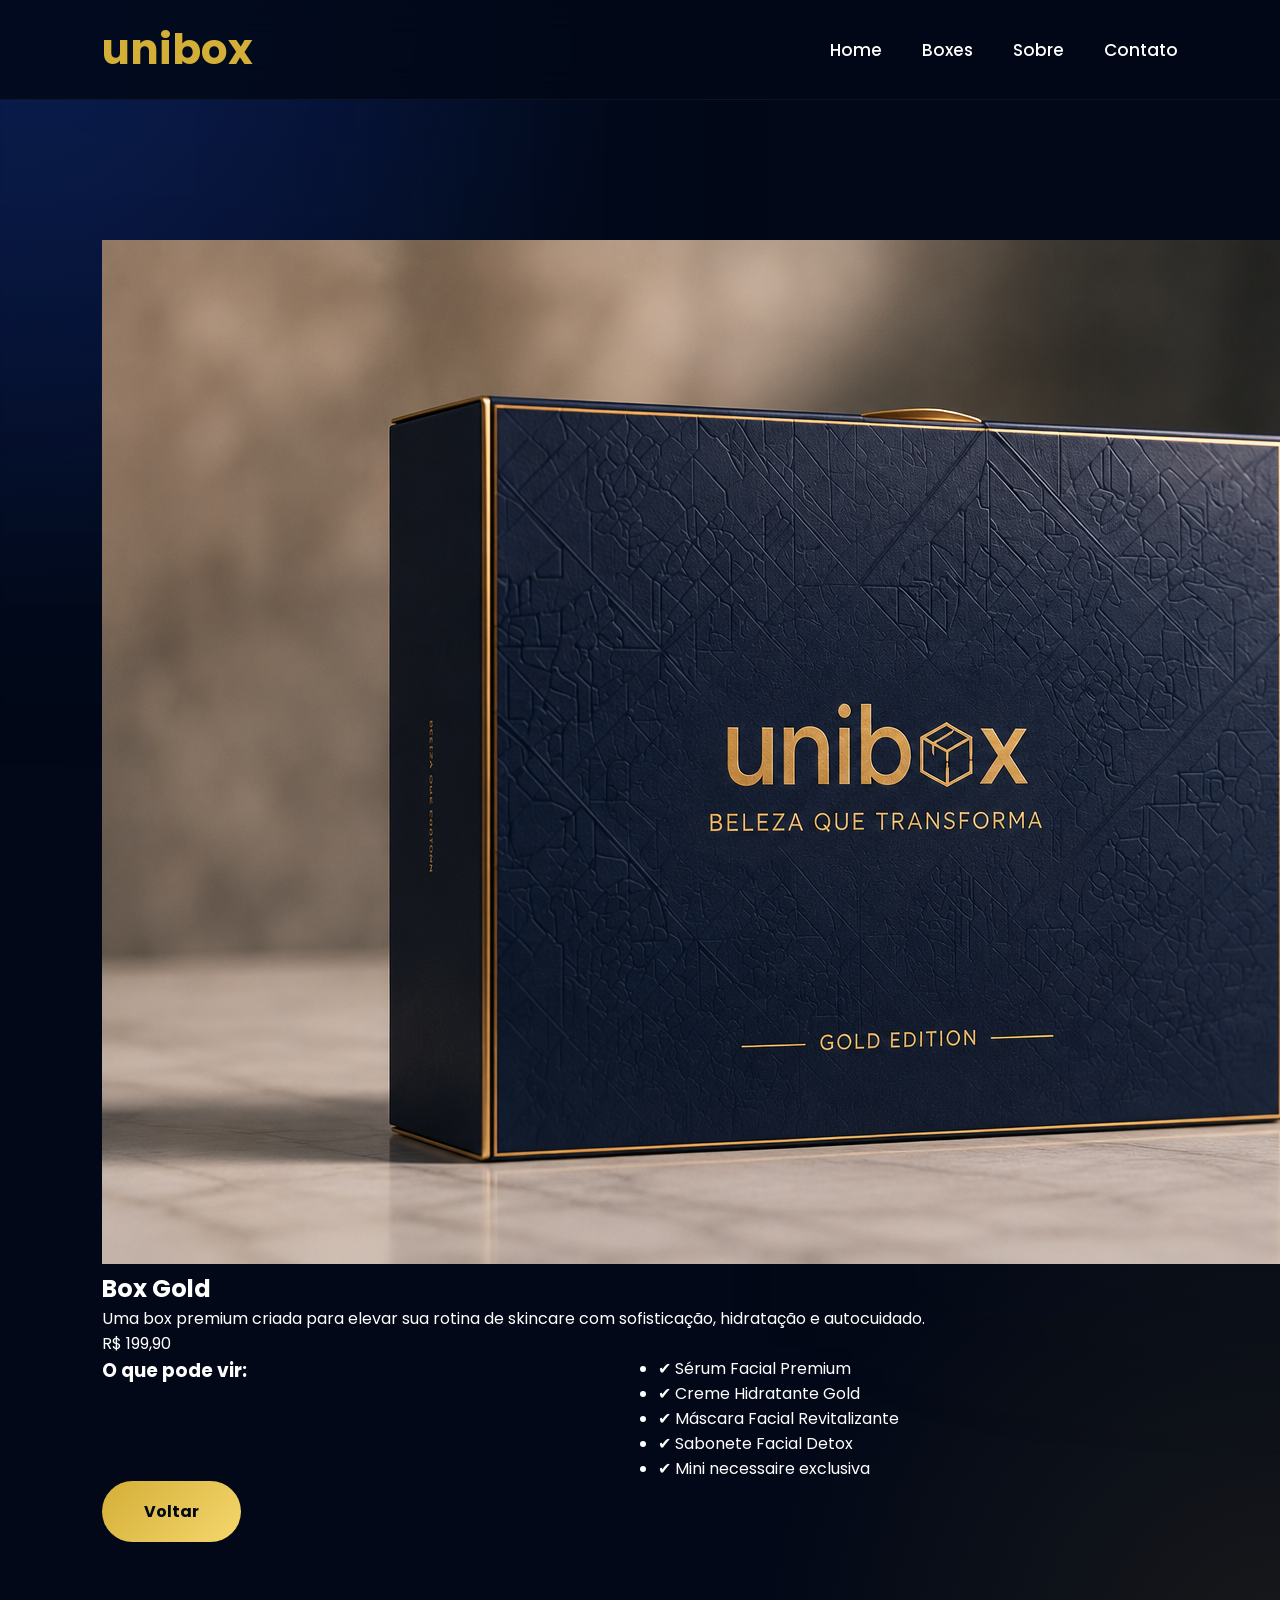
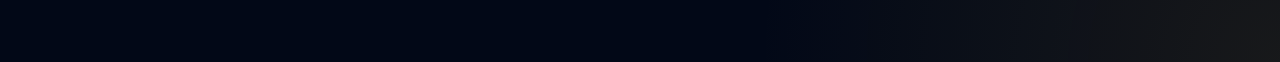
<file: produto1.html>
<!DOCTYPE html>
<html lang="pt-br">
<head>
  <meta charset="UTF-8">
  <meta name="viewport" content="width=device-width, initial-scale=1.0">

  <title>Box Gold | Unibox</title>

  <link rel="stylesheet" href="style.css">

  <link rel="preconnect" href="https://fonts.googleapis.com">

  <link href="https://fonts.googleapis.com/css2?family=Poppins:wght@300;400;500;600;700&display=swap" rel="stylesheet">
</head>
<body>

  <!-- HEADER -->

  <header>

    <div class="logo">
      unibox
    </div>

    <nav>

      <a href="index.html">Home</a>

      <a href="produtos.html">Boxes</a>

      <a href="sobre.html">Sobre</a>

      <a href="contato.html">Contato</a>

    </nav>

  </header>

  <!-- PRODUTO -->

  <section class="produto-individual">

    <div class="produto-imagem">

      <img src="imagens/box1.png">

    </div>

    <div class="produto-detalhes">

      <h1>Box Gold</h1>

      <p>
        Uma box premium criada para elevar sua rotina de skincare com sofisticação, hidratação e autocuidado.
      </p>

      <span>R$ 199,90</span>

      <div class="itens-box">

        <h3>O que pode vir: </h3>

        <ul>

          <li>✔ Sérum Facial Premium</li>

          <li>✔ Creme Hidratante Gold</li>

          <li>✔ Máscara Facial Revitalizante</li>

          <li>✔ Sabonete Facial Detox</li>

          <li>✔ Mini necessaire exclusiva</li>

        </ul>

      </div>

      <a href="produtos.html" class="botao">
        Voltar
      </a>

    </div>

  </section>

</body>
</html>
</file>
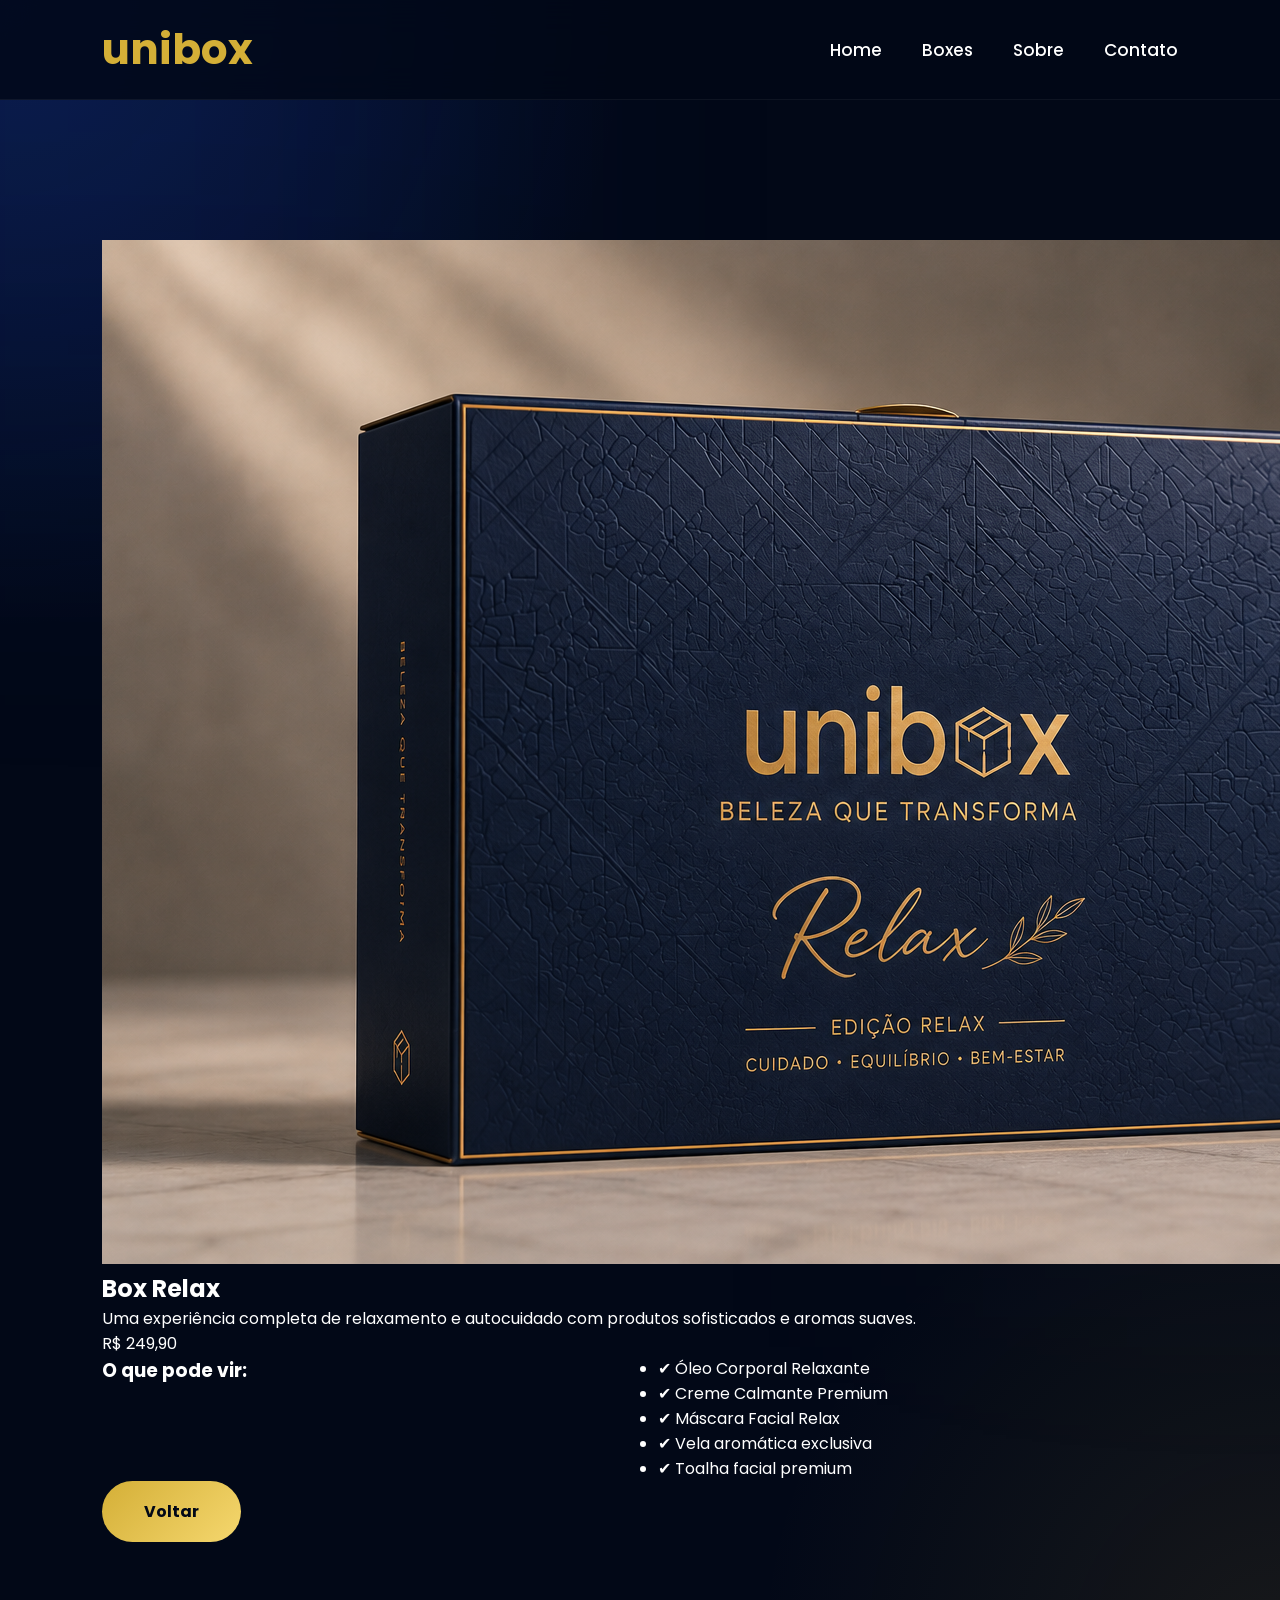
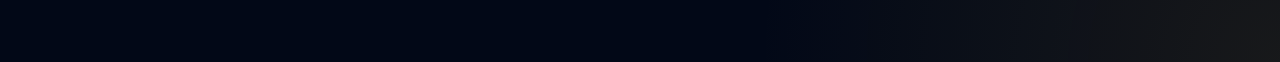
<file: produto2.html>
<!DOCTYPE html>
<html lang="pt-br">
<head>
  <meta charset="UTF-8">
  <meta name="viewport" content="width=device-width, initial-scale=1.0">

  <title>Box Relax | Unibox</title>

  <link rel="stylesheet" href="style.css">

  <link rel="preconnect" href="https://fonts.googleapis.com">

  <link href="https://fonts.googleapis.com/css2?family=Poppins:wght@300;400;500;600;700&display=swap" rel="stylesheet">
</head>
<body>

  <!-- HEADER -->

  <header>

    <div class="logo">
      unibox
    </div>

    <nav>

      <a href="index.html">Home</a>

      <a href="produtos.html">Boxes</a>

      <a href="sobre.html">Sobre</a>

      <a href="contato.html">Contato</a>

    </nav>

  </header>

  <!-- PRODUTO -->

  <section class="produto-individual">

    <div class="produto-imagem">

      <img src="imagens/box2.png">

    </div>

    <div class="produto-detalhes">

      <h1>Box Relax</h1>

      <p>
        Uma experiência completa de relaxamento e autocuidado com produtos sofisticados e aromas suaves.
      </p>

      <span>R$ 249,90</span>

      <div class="itens-box">

        <h3>O que pode vir: </h3>

        <ul>

          <li>✔ Óleo Corporal Relaxante</li>

          <li>✔ Creme Calmante Premium</li>

          <li>✔ Máscara Facial Relax</li>

          <li>✔ Vela aromática exclusiva</li>

          <li>✔ Toalha facial premium</li>

        </ul>

      </div>

      <a href="produtos.html" class="botao">
        Voltar
      </a>

    </div>

  </section>

</body>
</html>
</file>
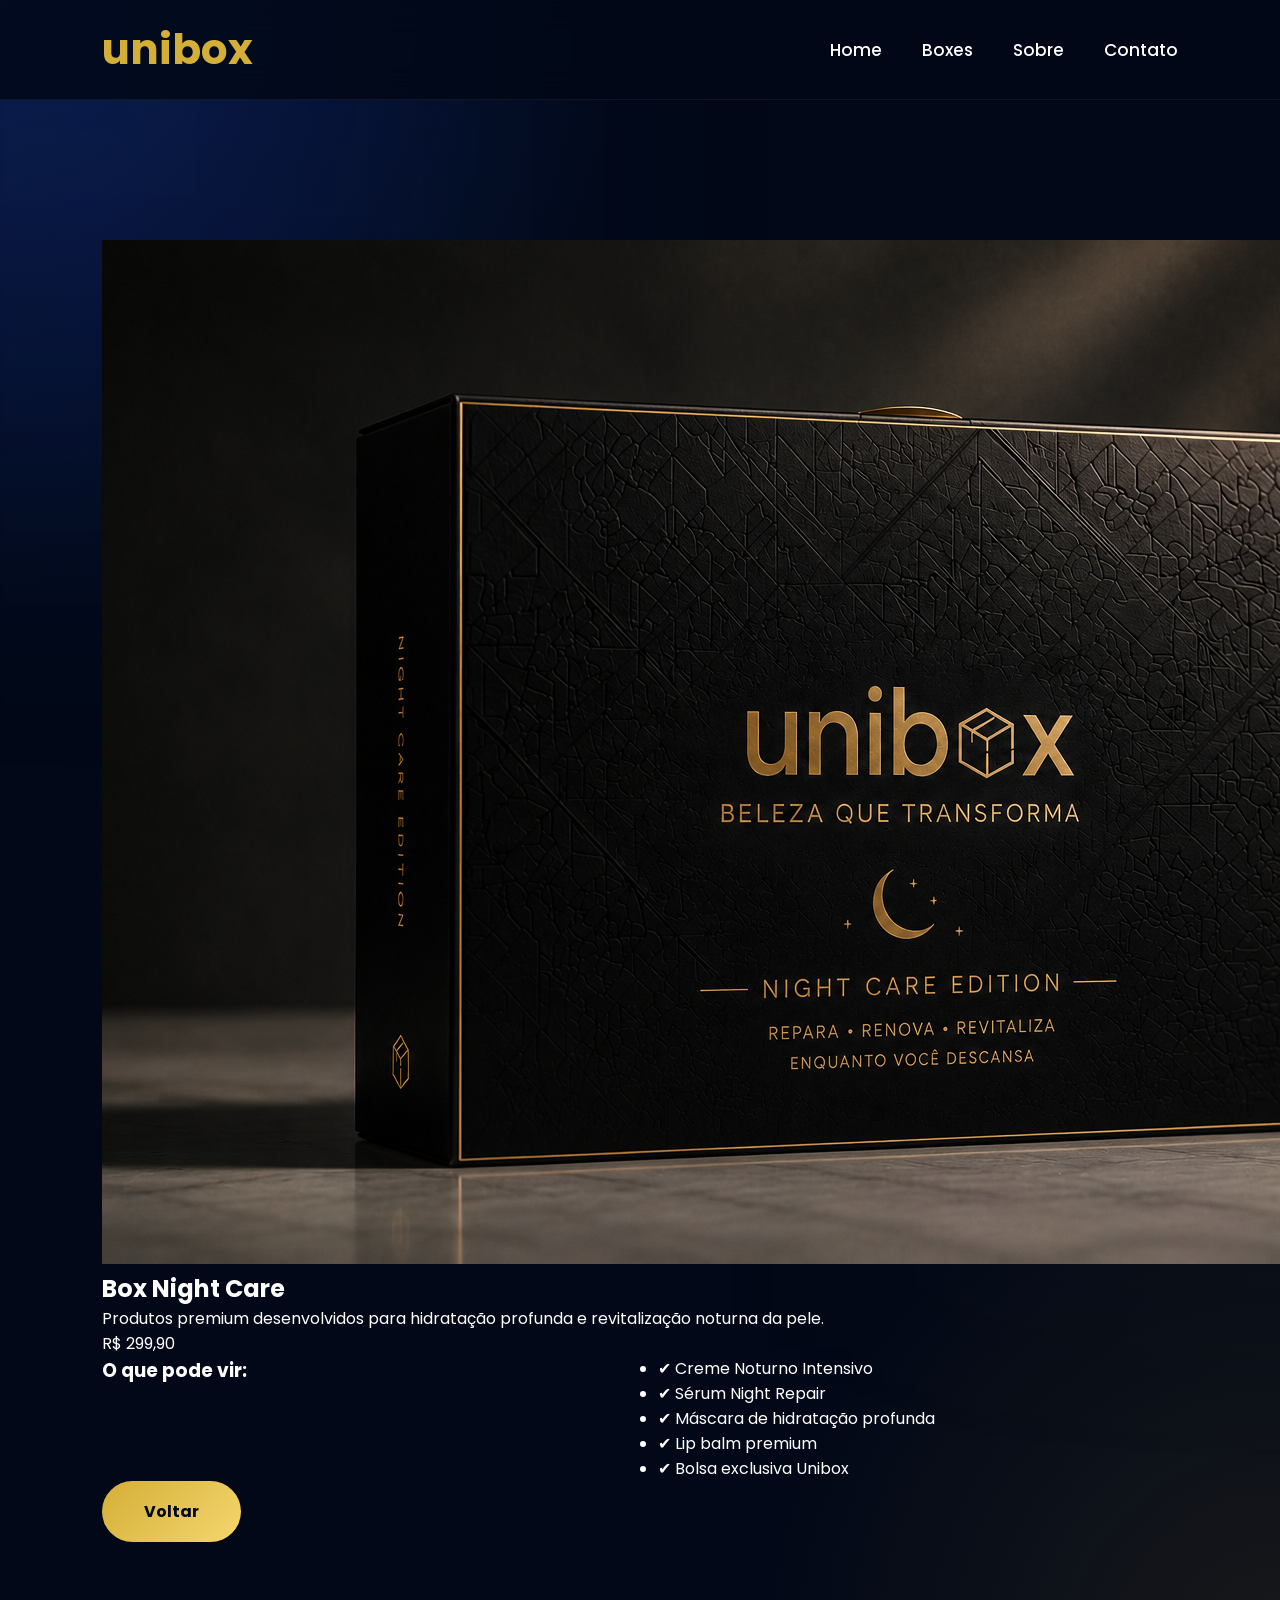
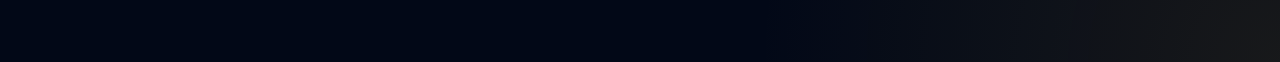
<file: produto3.html>
<!DOCTYPE html>
<html lang="pt-br">
<head>
  <meta charset="UTF-8">
  <meta name="viewport" content="width=device-width, initial-scale=1.0">

  <title>Box Night Care | Unibox</title>

  <link rel="stylesheet" href="style.css">

  <link rel="preconnect" href="https://fonts.googleapis.com">

  <link href="https://fonts.googleapis.com/css2?family=Poppins:wght@300;400;500;600;700&display=swap" rel="stylesheet">
</head>
<body>

  <!-- HEADER -->

  <header>

    <div class="logo">
      unibox
    </div>

    <nav>

      <a href="index.html">Home</a>

      <a href="produtos.html">Boxes</a>

      <a href="sobre.html">Sobre</a>

      <a href="contato.html">Contato</a>

    </nav>

  </header>

  <!-- PRODUTO -->

  <section class="produto-individual">

    <div class="produto-imagem">

      <img src="imagens/box3.png">

    </div>

    <div class="produto-detalhes">

      <h1>Box Night Care</h1>

      <p>
        Produtos premium desenvolvidos para hidratação profunda e revitalização noturna da pele.
      </p>

      <span>R$ 299,90</span>

      <div class="itens-box">

        <h3>O que pode vir: </h3>

        <ul>

          <li>✔ Creme Noturno Intensivo</li>

          <li>✔ Sérum Night Repair</li>

          <li>✔ Máscara de hidratação profunda</li>

          <li>✔ Lip balm premium</li>

          <li>✔ Bolsa exclusiva Unibox</li>

        </ul>

      </div>

      <a href="produtos.html" class="botao">
        Voltar
      </a>

    </div>

  </section>

</body>
</html>
</file>
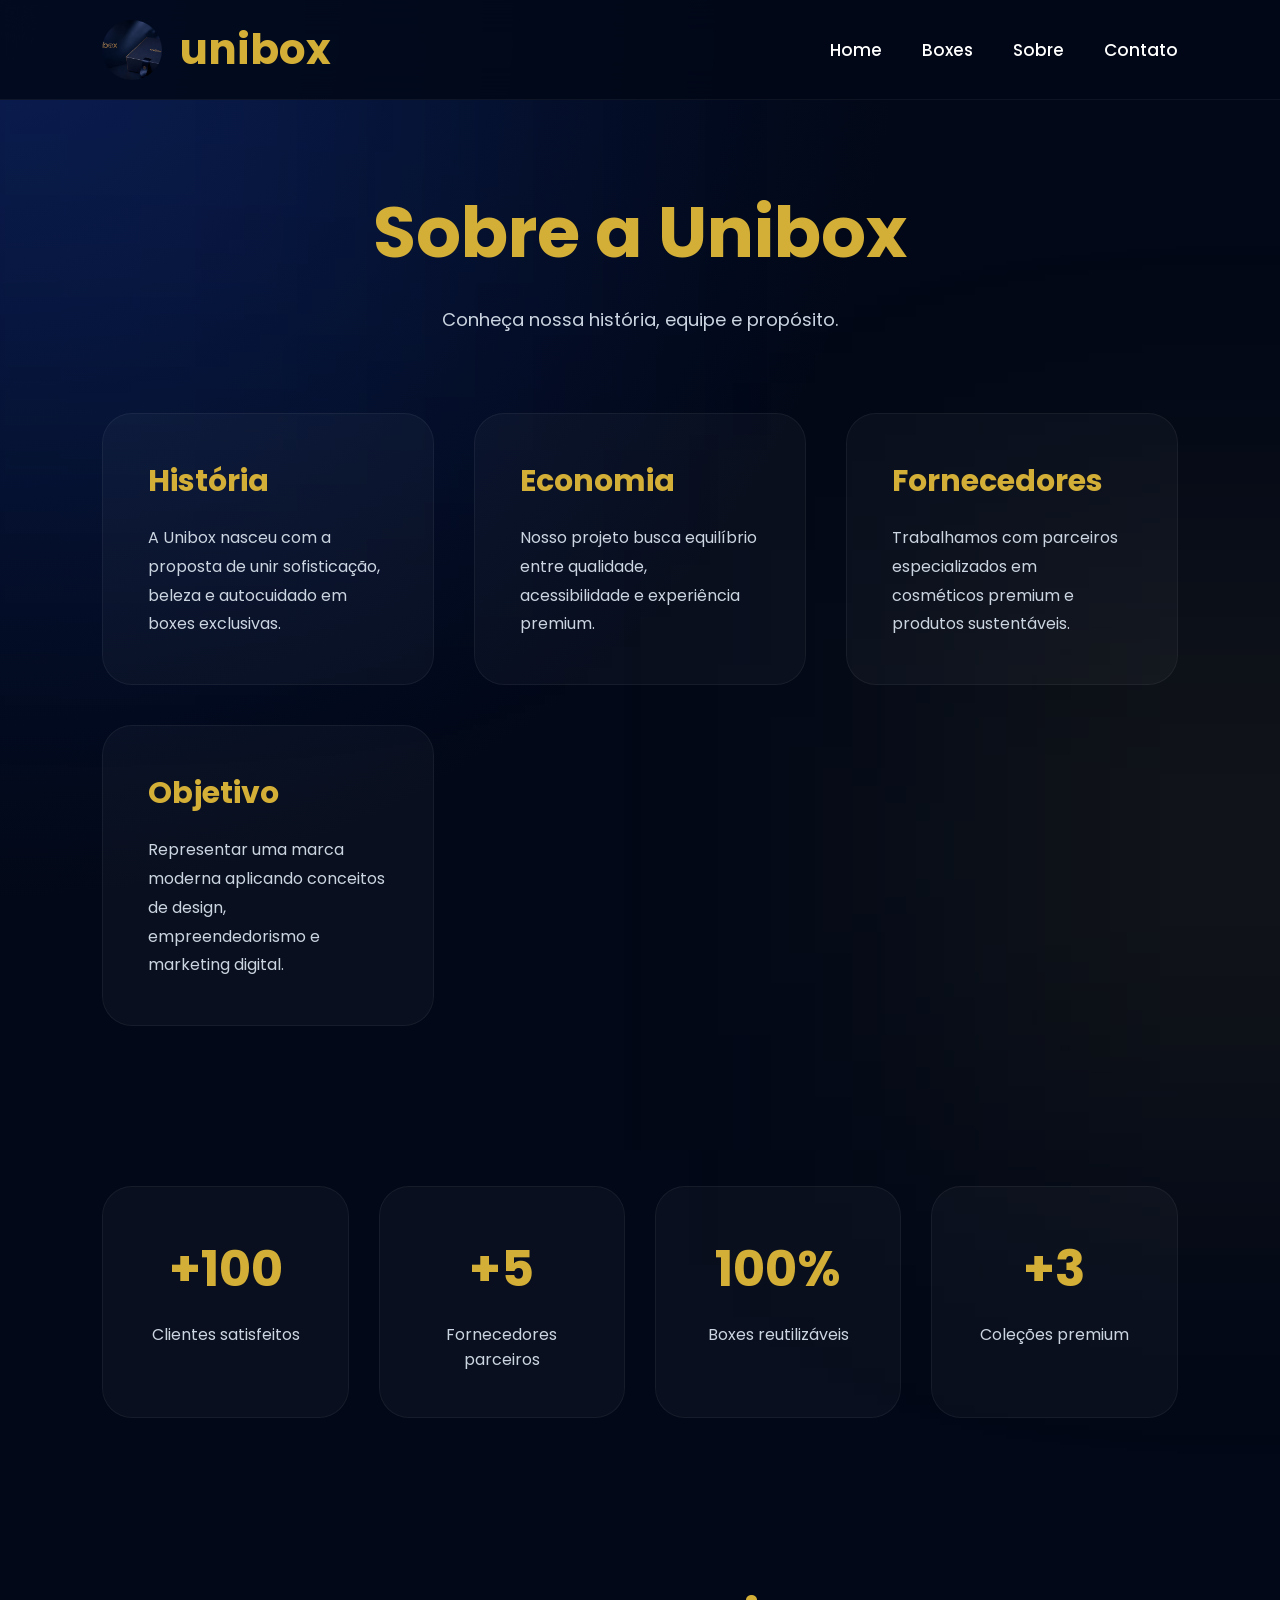
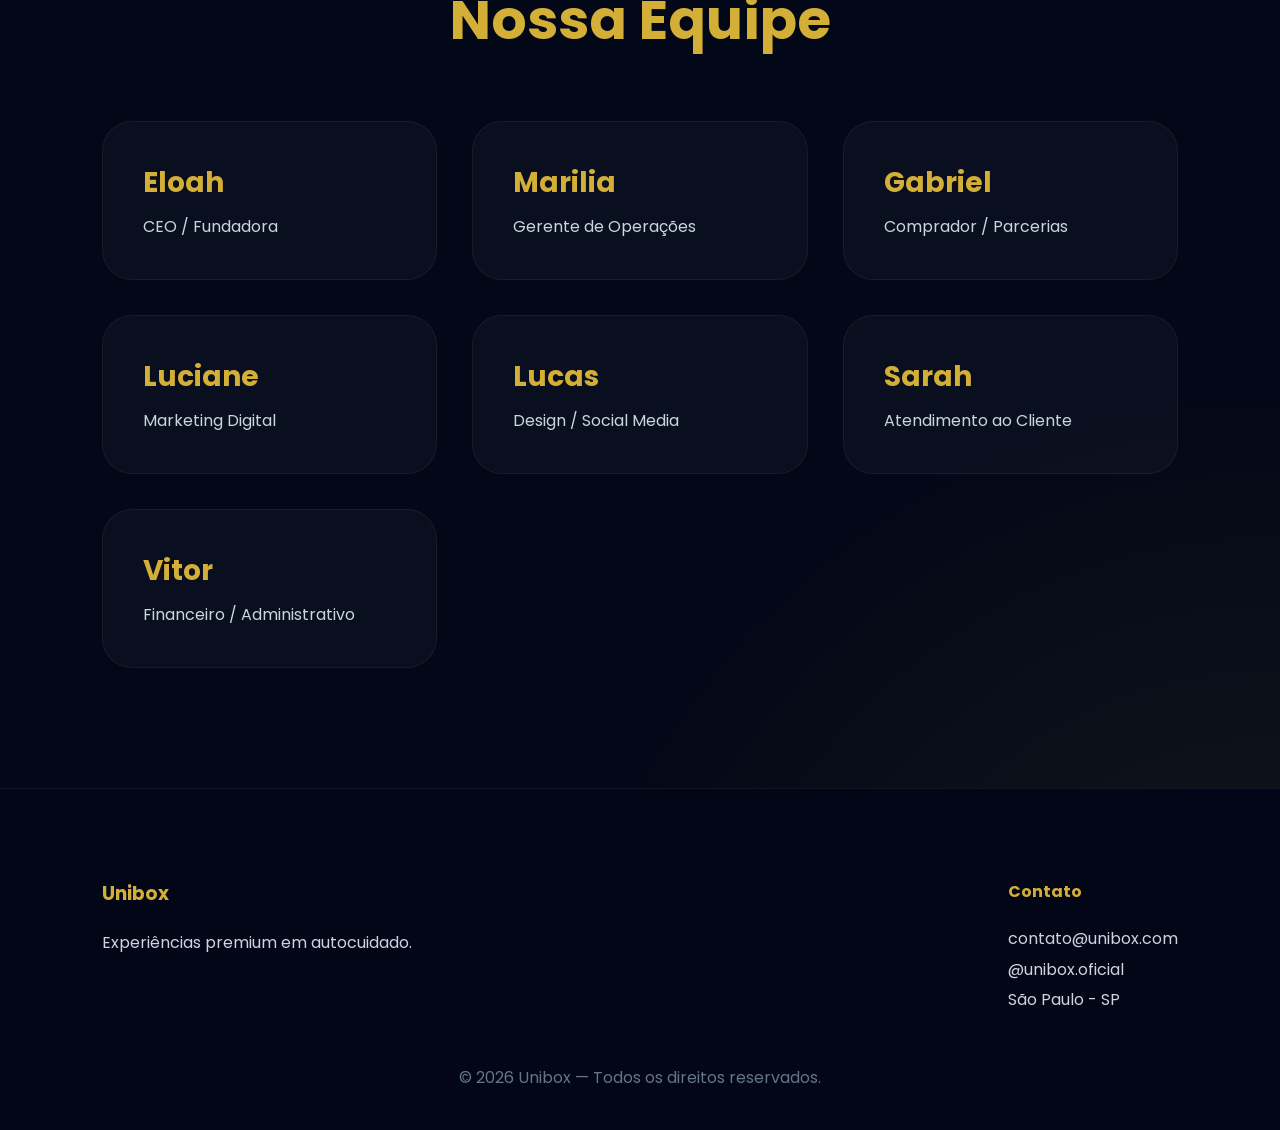
<file: sobre.html>
<!DOCTYPE html>
<html lang="pt-br">
<head>
    <meta charset="UTF-8">
    <meta name="viewport" content="width=device-width, initial-scale=1.0">
    <title>Sobre | Unibox</title>

    <link rel="stylesheet" href="style.css">

    <link href="https://fonts.googleapis.com/css2?family=Poppins:wght@300;400;500;600;700&display=swap" rel="stylesheet">
</head>
<body>

<header>

    <div class="logo-area">
        <img src="imagens/logo.jpeg" class="logo-img">
        <div class="logo">unibox</div>
    </div>

    <nav>
        <a href="index.html">Home</a>
        <a href="boxes.html">Boxes</a>
        <a href="sobre.html">Sobre</a>
        <a href="contato.html">Contato</a>
    </nav>

</header>

<section class="page-top">

    <h1>Sobre a Unibox</h1>

    <p>
        Conheça nossa história, equipe e propósito.
    </p>

</section>

<section class="sobre-grid">

    <div class="sobre-card">

        <h2>História</h2>

        <p>
            A Unibox nasceu com a proposta de unir sofisticação, beleza e autocuidado em boxes exclusivas.
        </p>

    </div>

    <div class="sobre-card">

        <h2>Economia</h2>

        <p>
            Nosso projeto busca equilíbrio entre qualidade, acessibilidade e experiência premium.
        </p>

    </div>

    <div class="sobre-card">

        <h2>Fornecedores</h2>

        <p>
            Trabalhamos com parceiros especializados em cosméticos premium e produtos sustentáveis.
        </p>

    </div>

    <div class="sobre-card">

        <h2>Objetivo</h2>

        <p>
            Representar uma marca moderna aplicando conceitos de design, empreendedorismo e marketing digital.
        </p>

    </div>

</section>

<section class="numeros">

    <div class="numero-card">
        <h2>+100</h2>
        <p>Clientes satisfeitos</p>
    </div>

    <div class="numero-card">
        <h2>+5</h2>
        <p>Fornecedores parceiros</p>
    </div>

    <div class="numero-card">
        <h2>100%</h2>
        <p>Boxes reutilizáveis</p>
    </div>

    <div class="numero-card">
        <h2>+3</h2>
        <p>Coleções premium</p>
    </div>

</section>

<section class="equipe">

    <h2>Nossa Equipe</h2>

    <div class="equipe-grid">

        <div class="membro-card">
            <h3>Eloah</h3>
            <p>CEO / Fundadora</p>
        </div>

        <div class="membro-card">
            <h3>Marilia</h3>
            <p>Gerente de Operações</p>
        </div>

        <div class="membro-card">
            <h3>Gabriel</h3>
            <p>Comprador / Parcerias</p>
        </div>

        <div class="membro-card">
            <h3>Luciane</h3>
            <p>Marketing Digital</p>
        </div>

        <div class="membro-card">
            <h3>Lucas</h3>
            <p>Design / Social Media</p>
        </div>

        <div class="membro-card">
            <h3>Sarah</h3>
            <p>Atendimento ao Cliente</p>
        </div>

        <div class="membro-card">
            <h3>Vitor</h3>
            <p>Financeiro / Administrativo</p>
        </div>

    </div>

</section>

<footer>

    <div class="footer-content">

        <div>
            <h3>Unibox</h3>

            <p>
                Experiências premium em autocuidado.
            </p>
        </div>

        <div>
            <h4>Contato</h4>

            <p>contato@unibox.com</p>
            <p>@unibox.oficial</p>
            <p>São Paulo - SP</p>
        </div>

    </div>

    <div class="copyright">
        © 2026 Unibox — Todos os direitos reservados.
    </div>

</footer>

</body>
</html>
</file>
<file: style.css>
*{
    margin:0;
    padding:0;
    box-sizing:border-box;
}

html{
    scroll-behavior:smooth;
}

body{
    background:
    radial-gradient(circle at top left, rgba(29,78,216,0.22), transparent 30%),
    radial-gradient(circle at bottom right, rgba(212,175,55,0.10), transparent 25%),
    #020817;

    color:white;

    font-family:'Poppins', sans-serif;

    overflow-x:hidden;

    padding-top:120px;
}

/* FUNDO */

body::before{
    content:"";

    position:fixed;

    width:700px;
    height:700px;

    background:rgba(29,78,216,0.10);

    filter:blur(140px);

    top:-250px;
    left:-250px;

    z-index:-1;
}

body::after{
    content:"";

    position:fixed;

    width:600px;
    height:600px;

    background:rgba(212,175,55,0.08);

    filter:blur(140px);

    bottom:-250px;
    right:-250px;

    z-index:-1;
}

/* HEADER */

header{
    position:fixed;

    top:0;
    left:0;

    width:100%;

    height:100px;

    padding:25px 8%;

    display:flex;
    justify-content:space-between;
    align-items:center;

    background:rgba(2,8,23,0.82);

    backdrop-filter:blur(18px);

    border-bottom:1px solid rgba(255,255,255,0.05);

    z-index:1000;
}

/* LOGO */

.logo-area{
    display:flex;
    align-items:center;
    gap:18px;
}

.logo-img{
    width:60px;
    height:60px;

    object-fit:cover;

    border-radius:50%;
}

.logo{
    font-size:42px;

    font-weight:700;

    color:#d4af37;
}

/* MENU */

nav{
    display:flex;

    gap:40px;
}

nav a{
    color:white;

    text-decoration:none;

    font-size:17px;

    font-weight:500;

    transition:0.4s;
}

nav a:hover{
    color:#d4af37;
}

/* SECTIONS */

section{
    padding:120px 8%;
}

/* TOPO DAS PÁGINAS */

.page-top{
    padding:60px 8% 20px;

    text-align:center;
}

.page-top h1{
    font-size:70px;

    color:#d4af37;

    margin-bottom:20px;
}

.page-top p{
    color:#cbd5e1;

    font-size:18px;
}

/* HERO */

.hero{
    min-height:calc(100vh - 120px);

    display:grid;

    grid-template-columns:repeat(auto-fit,minmax(320px,1fr));

    align-items:center;

    gap:120px;
}

.hero-text h1{
    font-size:88px;

    line-height:1.05;

    margin-bottom:30px;

    color:#d4af37;
}

.hero-text p{
    color:#cbd5e1;

    font-size:19px;

    line-height:1.9;

    margin-bottom:40px;

    max-width:650px;
}

.hero-botoes{
    display:flex;

    gap:25px;

    flex-wrap:wrap;
}

.hero-image img{
    width:100%;

    border-radius:35px;

    box-shadow:0 30px 70px rgba(0,0,0,0.45);

    animation:flutuar 5s ease-in-out infinite;
}

/* BOTÕES */

.botao{
    padding:18px 42px;

    border:none;

    border-radius:50px;

    background:linear-gradient(135deg,#d4af37,#f5d76e);

    color:#020817;

    text-decoration:none;

    font-weight:700;

    transition:0.4s;

    display:inline-block;
}

.botao:hover{
    transform:translateY(-5px);

    box-shadow:0 15px 30px rgba(212,175,55,0.35);
}

.botao-secundario{
    padding:18px 42px;

    border-radius:50px;

    border:1px solid rgba(212,175,55,0.4);

    color:#d4af37;

    text-decoration:none;

    font-weight:600;

    transition:0.4s;

    background:rgba(255,255,255,0.03);
}

.botao-secundario:hover{
    background:#d4af37;

    color:#020817;

    transform:translateY(-5px);
}

/* BENEFÍCIOS */

.beneficios{
    display:grid;

    grid-template-columns:repeat(auto-fit,minmax(280px,1fr));

    gap:45px;
}

.beneficio-card{
    background:rgba(255,255,255,0.03);

    border:1px solid rgba(255,255,255,0.06);

    border-radius:35px;

    padding:55px;

    backdrop-filter:blur(10px);

    transition:0.4s;
}

.beneficio-card:hover{
    transform:translateY(-10px);

    border-color:rgba(212,175,55,0.4);
}

.beneficio-card h2{
    color:#d4af37;

    font-size:28px;

    margin-bottom:25px;
}

.beneficio-card p{
    color:#cbd5e1;

    line-height:1.8;

    font-size:16px;
}

/* BOXES */

.boxes-grid{
    padding:60px 8% 120px;

    display:grid;

    grid-template-columns:repeat(auto-fit,minmax(320px,1fr));

    gap:45px;
}

.box-card{
    background:rgba(255,255,255,0.03);

    border:1px solid rgba(255,255,255,0.05);

    border-radius:35px;

    overflow:hidden;

    transition:0.4s;

    backdrop-filter:blur(10px);
}

.box-card:hover{
    transform:translateY(-10px);

    border-color:rgba(212,175,55,0.3);

    box-shadow:0 20px 40px rgba(0,0,0,0.3);
}

.box-card img{
    width:100%;

    height:320px;

    object-fit:cover;
}

.box-info-card{
    padding:35px;
}

.box-info-card span{
    color:#d4af37;

    text-transform:uppercase;

    letter-spacing:2px;

    font-size:14px;
}

.box-info-card h2{
    font-size:32px;

    margin:15px 0;

    color:white;
}

.box-info-card p{
    color:#cbd5e1;

    line-height:1.8;

    margin-bottom:30px;
}

/* PÁGINA BOX */

.box-page{
    padding-top:40px;
}

.box-hero{
    display:grid;

    grid-template-columns:repeat(auto-fit,minmax(350px,1fr));

    align-items:center;

    gap:60px;
}

.box-hero img{
    width:100%;

    border-radius:35px;

    object-fit:cover;

    box-shadow:0 20px 50px rgba(0,0,0,0.4);
}

.box-info{
    display:flex;

    flex-direction:column;

    gap:25px;
}

.box-info span{
    color:#d4af37;

    text-transform:uppercase;

    letter-spacing:2px;
}

.box-info h1{
    font-size:65px;

    line-height:1.1;
}

.box-info p{
    color:#cbd5e1;

    line-height:1.9;

    font-size:18px;
}

/* CONTEÚDO BOX */

.box-conteudo h2{
    color:#d4af37;

    font-size:50px;

    margin-bottom:50px;
}

.itens-box{
    display:grid;

    grid-template-columns:repeat(auto-fit,minmax(250px,1fr));

    gap:35px;
}

.item-card{
    background:rgba(255,255,255,0.03);

    border:1px solid rgba(255,255,255,0.05);

    border-radius:30px;

    padding:35px;

    transition:0.4s;
}

.item-card:hover{
    transform:translateY(-8px);

    border-color:rgba(212,175,55,0.3);
}

.item-card h3{
    color:#d4af37;

    margin-bottom:15px;

    font-size:26px;
}

.item-card p{
    color:#cbd5e1;

    line-height:1.8;
}

/* SOBRE */

.sobre-grid{
    padding:60px 8% 120px;

    display:grid;

    grid-template-columns:repeat(auto-fit,minmax(280px,1fr));

    gap:40px;
}

.sobre-card{
    background:rgba(255,255,255,0.03);

    border:1px solid rgba(255,255,255,0.05);

    padding:45px;

    border-radius:30px;

    transition:0.4s;
}

.sobre-card:hover{
    transform:translateY(-8px);

    border-color:rgba(212,175,55,0.3);
}

.sobre-card h2{
    color:#d4af37;

    margin-bottom:20px;

    font-size:30px;
}

.sobre-card p{
    color:#cbd5e1;

    line-height:1.8;
}

/* NÚMEROS */

.numeros{
    padding:40px 8% 120px;

    display:grid;

    grid-template-columns:repeat(auto-fit,minmax(220px,1fr));

    gap:30px;
}

.numero-card{
    background:rgba(255,255,255,0.03);

    border:1px solid rgba(255,255,255,0.05);

    border-radius:30px;

    padding:45px;

    text-align:center;
}

.numero-card h2{
    color:#d4af37;

    font-size:50px;

    margin-bottom:15px;
}

.numero-card p{
    color:#cbd5e1;
}

/* EQUIPE */

.equipe{
    padding:40px 8% 120px;
}

.equipe h2{
    text-align:center;

    color:#d4af37;

    font-size:55px;

    margin-bottom:60px;
}

.equipe-grid{
    display:grid;

    grid-template-columns:repeat(auto-fit,minmax(260px,1fr));

    gap:35px;
}

.membro-card{
    background:rgba(255,255,255,0.03);

    border:1px solid rgba(255,255,255,0.05);

    border-radius:30px;

    padding:40px;

    transition:0.4s;
}

.membro-card:hover{
    transform:translateY(-8px);

    border-color:rgba(212,175,55,0.3);
}

.membro-card h3{
    color:#d4af37;

    margin-bottom:10px;

    font-size:28px;
}

.membro-card p{
    color:#cbd5e1;
}

/* CONTATO */

.contact-container{
    padding:40px 8% 100px;
}

.contact-form{
    width:100%;

    max-width:780px;

    margin:auto;

    padding:60px;

    border-radius:35px;

    background:rgba(255,255,255,0.03);

    border:1px solid rgba(255,255,255,0.05);

    backdrop-filter:blur(15px);

    display:flex;

    flex-direction:column;

    gap:25px;
}

.contact-form input,
.contact-form textarea{
    width:100%;

    padding:22px;

    border:none;

    outline:none;

    border-radius:18px;

    background:#0f172a;

    color:white;

    font-size:16px;

    border:1px solid rgba(255,255,255,0.05);
}

.contact-form textarea{
    resize:none;

    height:180px;
}

.contact-form button{
    padding:20px;

    border:none;

    border-radius:18px;

    background:linear-gradient(135deg,#d4af37,#f5d76e);

    color:#020817;

    font-weight:700;

    cursor:pointer;

    transition:0.4s;
}

.contact-form button:hover{
    transform:translateY(-5px);

    box-shadow:0 15px 30px rgba(212,175,55,0.35);
}

/* INFO */

.info-section{
    padding:0 8% 120px;
}

.info-section h2{
    text-align:center;

    color:#d4af37;

    font-size:55px;

    margin-bottom:60px;
}

.info-grid{
    display:grid;

    grid-template-columns:repeat(auto-fit,minmax(250px,1fr));

    gap:35px;
}

.info-card{
    background:rgba(255,255,255,0.03);

    border:1px solid rgba(255,255,255,0.05);

    border-radius:30px;

    padding:35px;
}

.info-card h3{
    color:#d4af37;

    margin-bottom:15px;
}

.info-card p{
    color:#cbd5e1;

    line-height:1.8;
}

/* FAQ */

.faq{
    padding:120px 8%;
}

.faq h2{
    text-align:center;

    font-size:52px;

    color:#d4af37;

    margin-bottom:60px;
}

.faq-item{
    background:rgba(255,255,255,0.03);

    border:1px solid rgba(255,255,255,0.05);

    border-radius:25px;

    margin-bottom:25px;

    overflow:hidden;

    transition:0.4s;
}

.faq-item:hover{
    border-color:rgba(212,175,55,0.3);

    transform:translateY(-4px);
}

.faq-question{
    width:100%;

    padding:28px 30px;

    background:none;

    border:none;

    color:white;

    font-size:20px;

    font-weight:600;

    text-align:left;

    cursor:pointer;
}

.faq-answer{
    max-height:0;

    overflow:hidden;

    transition:0.5s ease;
}

.faq-answer p{
    padding:0 30px 30px;

    color:#cbd5e1;

    line-height:1.8;

    font-size:17px;
}

.faq-item.active .faq-answer{
    max-height:300px;
}

/* NEWSLETTER */

.newsletter{
    padding:120px 8%;
}

.newsletter-content{
    background:rgba(255,255,255,0.03);

    border:1px solid rgba(212,175,55,0.15);

    border-radius:35px;

    padding:70px 40px;

    text-align:center;
}

.newsletter h2{
    font-size:60px;

    color:#d4af37;

    margin-bottom:20px;
}

.newsletter p{
    color:#cbd5e1;

    margin-bottom:40px;
}

.newsletter-form{
    display:flex;

    justify-content:center;

    gap:15px;

    flex-wrap:wrap;
}

.newsletter-form input{
    width:450px;

    max-width:100%;

    padding:20px 25px;

    border:none;

    border-radius:50px;

    background:#08152f;

    color:white;

    outline:none;
}

.newsletter-form button{
    padding:20px 35px;

    border:none;

    border-radius:50px;

    background:linear-gradient(135deg,#d4af37,#f5d76e);

    color:#020817;

    font-weight:700;

    cursor:pointer;
}

/* FOOTER */

footer{
    background:#020617;

    border-top:1px solid rgba(255,255,255,0.05);

    padding:90px 8% 40px;
}

.footer-content{
    display:flex;

    justify-content:space-between;

    flex-wrap:wrap;

    gap:60px;

    margin-bottom:50px;
}

.footer-content h3,
.footer-content h4{
    color:#d4af37;

    margin-bottom:20px;
}

.footer-content p{
    color:#cbd5e1;

    line-height:1.9;
}

.copyright{
    text-align:center;

    color:#64748b;
}

/* ANIMAÇÃO */

@keyframes flutuar{

    0%{
        transform:translateY(0px);
    }

    50%{
        transform:translateY(-15px);
    }

    100%{
        transform:translateY(0px);
    }
}

/* RESPONSIVO */

@media(max-width:900px){

    .hero-text h1,
    .box-info h1{
        font-size:55px;
    }

    .page-top h1{
        font-size:50px;
    }

    .newsletter h2{
        font-size:42px;
    }
}

@media(max-width:700px){

    header{
        flex-direction:column;

        height:auto;

        padding:20px;
    }

    nav{
        gap:20px;

        flex-wrap:wrap;

        justify-content:center;
    }

    .hero{
        text-align:center;

        gap:70px;
    }

    .hero-botoes{
        justify-content:center;
    }

    .contact-form{
        padding:35px;
    }

    section{
        padding:90px 6%;
    }
}
</file>
